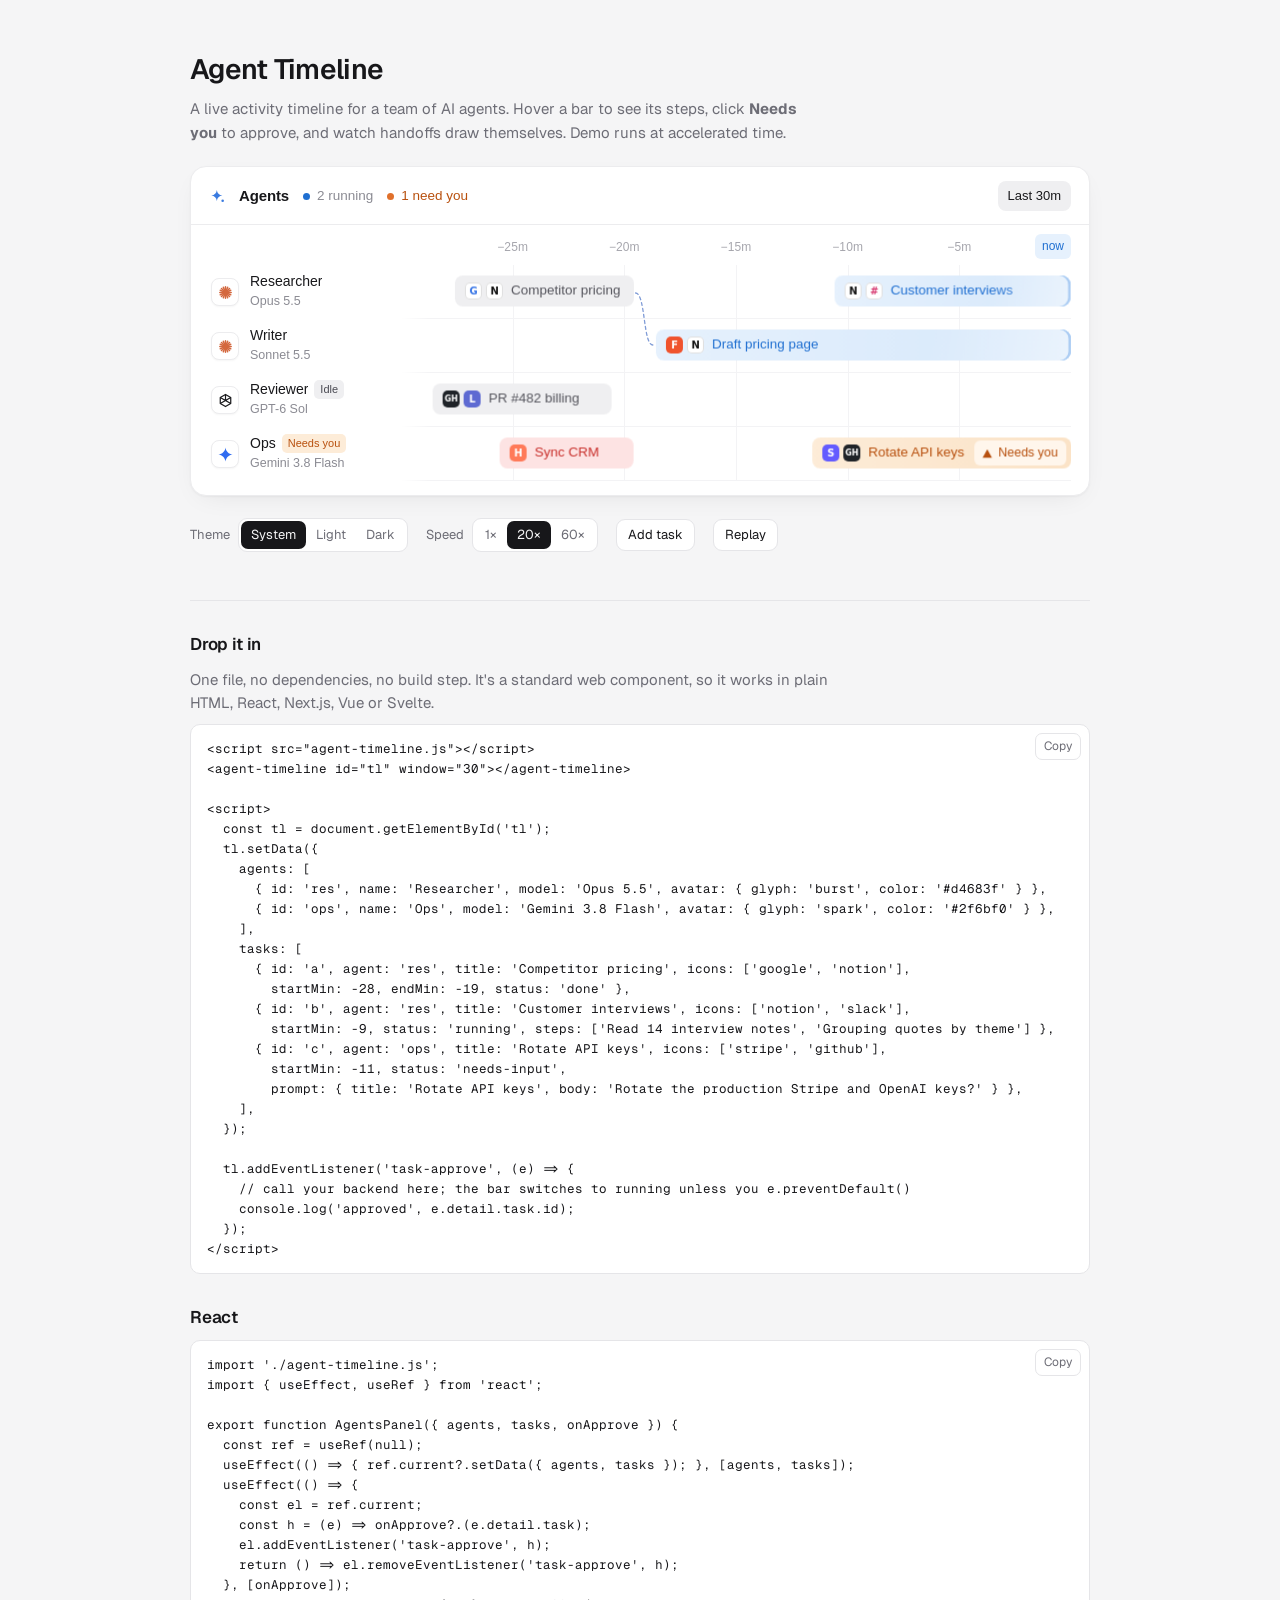
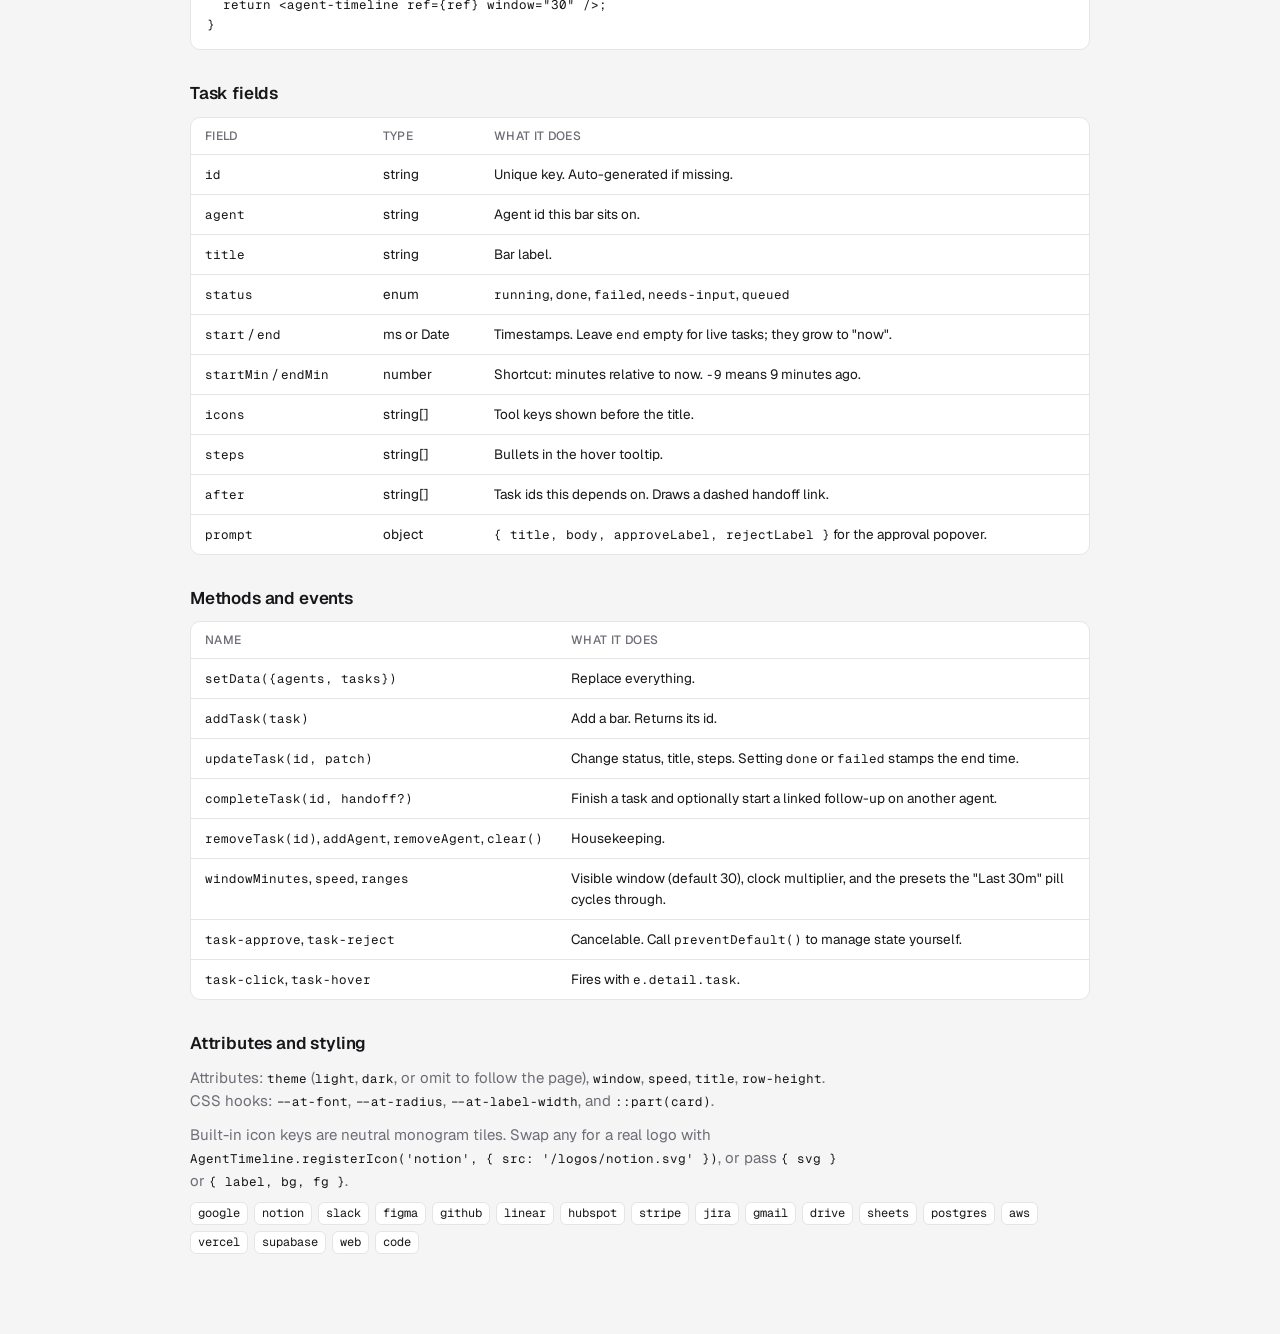
<file: assets/agent-timeline/index.html>
<!doctype html><html><head><meta charset="utf-8"><meta name=viewport content="width=device-width,initial-scale=1,viewport-fit=cover"><style>:root{color-scheme:light;box-sizing:border-box;padding-top:env(safe-area-inset-top,0px);padding-bottom:env(safe-area-inset-bottom,0px)}html{scroll-padding-top:env(safe-area-inset-top,0px)}body{margin:0;padding:0;font:14px -apple-system,BlinkMacSystemFont,sans-serif;background:#fff;color:#000}img{max-width:100%}[hidden]:not([hidden=until-found i]){display:none!important}</style>
<title>Agent Timeline</title>
<link rel="preconnect" href="https://fonts.googleapis.com">
<link rel="preconnect" href="https://fonts.gstatic.com" crossorigin>
<link rel="stylesheet" href="https://fonts.googleapis.com/css2?family=Geist:wght@400;500;600&family=Geist+Mono:wght@400;500&display=swap">
</head><body>
<style>
/* Layout: one centered column. Live component first, controls under it, docs below. */
:root{
  --bg:#f5f5f6; --surface:#ffffff; --fg:#17171a; --muted:#6d6d76; --line:#e5e5e8; --accent:#1f6fd1; --code-bg:#ffffff;
  --sans:"Geist", ui-sans-serif, -apple-system, BlinkMacSystemFont, "Segoe UI", sans-serif;
  --mono:"Geist Mono", ui-monospace, SFMono-Regular, Menlo, Consolas, monospace;
}
@media (prefers-color-scheme: dark){:root:not([data-theme="light"]){--bg:#141416;--surface:#1c1c1f;--fg:#f1f1f3;--muted:#9a9aa3;--line:#2b2b30;--accent:#7fb3f5;--code-bg:#1a1a1d;color-scheme:dark}}
:root[data-theme="dark"]{--bg:#141416;--surface:#1c1c1f;--fg:#f1f1f3;--muted:#9a9aa3;--line:#2b2b30;--accent:#7fb3f5;--code-bg:#1a1a1d;color-scheme:dark}
body{background:var(--bg);color:var(--fg);font-family:var(--sans);font-size:15px;line-height:1.55;transition:background-color .45s,color .45s}
main{max-width:900px;margin:0 auto;padding-block:48px 80px;padding-left:max(16px, env(safe-area-inset-left, 0px));padding-right:max(16px, env(safe-area-inset-right, 0px));display:flex;flex-direction:column;gap:22px}
.intro{display:flex;flex-direction:column;gap:6px;max-width:62ch}
h1{margin:0;font-size:28px;font-weight:600;letter-spacing:-.025em;text-wrap:balance}
.intro p{margin:0;color:var(--muted)}
.controls{display:flex;flex-wrap:wrap;gap:10px 18px;align-items:center;font-size:13px;color:var(--muted)}
.seg{display:inline-flex;background:var(--surface);border:1px solid var(--line);border-radius:9px;padding:2px}
.seg button,.act{font:inherit;font-size:13px;border:0;background:transparent;color:var(--muted);padding:4px 10px;border-radius:7px;cursor:pointer}
.seg button[aria-pressed="true"]{background:var(--fg);color:var(--bg)}
.act{background:var(--surface);border:1px solid var(--line);color:var(--fg);padding:5px 11px;border-radius:9px}
.act:hover{border-color:var(--muted)}
button:focus-visible{outline:2px solid var(--accent);outline-offset:2px}
.grp{display:flex;align-items:center;gap:8px}
.log{font-family:var(--mono);font-size:12px;color:var(--muted);min-height:1.5em}
.docs{display:flex;flex-direction:column;gap:30px;margin-top:26px;border-top:1px solid var(--line);padding-top:30px}
section{display:flex;flex-direction:column;gap:10px;min-width:0}
h2{margin:0;font-size:17px;font-weight:600;letter-spacing:-.01em}
section > p{margin:0;max-width:66ch;color:var(--muted)}
.code{position:relative;background:var(--code-bg);border:1px solid var(--line);border-radius:10px;min-width:0}
.code pre{margin:0;padding:14px 16px;overflow-x:auto;font-family:var(--mono);font-size:12.5px;line-height:1.6;tab-size:2}
.copy{position:absolute;top:8px;right:8px;font:inherit;font-size:12px;border:1px solid var(--line);background:var(--surface);color:var(--muted);border-radius:7px;padding:3px 8px;cursor:pointer}
.tbl{overflow-x:auto;border:1px solid var(--line);border-radius:10px;background:var(--surface)}
table{border-collapse:collapse;width:100%;font-size:13.5px;min-width:560px}
th,td{text-align:left;padding:9px 14px;border-bottom:1px solid var(--line);vertical-align:top}
th{font-weight:500;color:var(--muted);font-size:12px;letter-spacing:.03em;text-transform:uppercase}
tr:last-child td{border-bottom:0}
td code,p code{font-family:var(--mono);font-size:12.5px;color:var(--fg)}
td:first-child{white-space:nowrap}
.pills{display:flex;flex-wrap:wrap;gap:6px}
.pill{font-family:var(--mono);font-size:12px;border:1px solid var(--line);border-radius:6px;padding:1px 7px;background:var(--surface)}
</style>

<main>
  <div class="intro">
    <h1>Agent Timeline</h1>
    <p>A live activity timeline for a team of AI agents. Hover a bar to see its steps, click <b>Needs you</b> to approve, and watch handoffs draw themselves. Demo runs at accelerated time.</p>
  </div>

  <agent-timeline id="tl"></agent-timeline>

  <div class="controls">
    <div class="grp">Theme
      <div class="seg" id="theme"><button type="button" data-v="auto" aria-pressed="true">System</button><button type="button" data-v="light" aria-pressed="false">Light</button><button type="button" data-v="dark" aria-pressed="false">Dark</button></div>
    </div>
    <div class="grp">Speed
      <div class="seg" id="speed"><button type="button" data-v="1" aria-pressed="false">1×</button><button type="button" data-v="20" aria-pressed="true">20×</button><button type="button" data-v="60" aria-pressed="false">60×</button></div>
    </div>
    <button class="act" type="button" id="add">Add task</button>
    <button class="act" type="button" id="replay">Replay</button>
    <span class="log" id="log" aria-live="polite"></span>
  </div>

  <div class="docs">
    <section>
      <h2>Drop it in</h2>
      <p>One file, no dependencies, no build step. It's a standard web component, so it works in plain HTML, React, Next.js, Vue or Svelte.</p>
      <div class="code"><button class="copy" type="button">Copy</button><pre>&lt;script src="agent-timeline.js"&gt;&lt;/script&gt;
&lt;agent-timeline id="tl" window="30"&gt;&lt;/agent-timeline&gt;

&lt;script&gt;
  const tl = document.getElementById('tl');
  tl.setData({
    agents: [
      { id: 'res', name: 'Researcher', model: 'Opus 5.5', avatar: { glyph: 'burst', color: '#d4683f' } },
      { id: 'ops', name: 'Ops', model: 'Gemini 3.8 Flash', avatar: { glyph: 'spark', color: '#2f6bf0' } },
    ],
    tasks: [
      { id: 'a', agent: 'res', title: 'Competitor pricing', icons: ['google', 'notion'],
        startMin: -28, endMin: -19, status: 'done' },
      { id: 'b', agent: 'res', title: 'Customer interviews', icons: ['notion', 'slack'],
        startMin: -9, status: 'running', steps: ['Read 14 interview notes', 'Grouping quotes by theme'] },
      { id: 'c', agent: 'ops', title: 'Rotate API keys', icons: ['stripe', 'github'],
        startMin: -11, status: 'needs-input',
        prompt: { title: 'Rotate API keys', body: 'Rotate the production Stripe and OpenAI keys?' } },
    ],
  });

  tl.addEventListener('task-approve', (e) =&gt; {
    // call your backend here; the bar switches to running unless you e.preventDefault()
    console.log('approved', e.detail.task.id);
  });
&lt;/script&gt;</pre></div>
    </section>

    <section>
      <h2>React</h2>
      <div class="code"><button class="copy" type="button">Copy</button><pre>import './agent-timeline.js';
import { useEffect, useRef } from 'react';

export function AgentsPanel({ agents, tasks, onApprove }) {
  const ref = useRef(null);
  useEffect(() =&gt; { ref.current?.setData({ agents, tasks }); }, [agents, tasks]);
  useEffect(() =&gt; {
    const el = ref.current;
    const h = (e) =&gt; onApprove?.(e.detail.task);
    el.addEventListener('task-approve', h);
    return () =&gt; el.removeEventListener('task-approve', h);
  }, [onApprove]);
  return &lt;agent-timeline ref={ref} window="30" /&gt;;
}</pre></div>
    </section>

    <section>
      <h2>Task fields</h2>
      <div class="tbl"><table>
        <thead><tr><th>Field</th><th>Type</th><th>What it does</th></tr></thead>
        <tbody>
          <tr><td><code>id</code></td><td>string</td><td>Unique key. Auto-generated if missing.</td></tr>
          <tr><td><code>agent</code></td><td>string</td><td>Agent id this bar sits on.</td></tr>
          <tr><td><code>title</code></td><td>string</td><td>Bar label.</td></tr>
          <tr><td><code>status</code></td><td>enum</td><td><code>running</code>, <code>done</code>, <code>failed</code>, <code>needs-input</code>, <code>queued</code></td></tr>
          <tr><td><code>start</code> / <code>end</code></td><td>ms or Date</td><td>Timestamps. Leave <code>end</code> empty for live tasks; they grow to "now".</td></tr>
          <tr><td><code>startMin</code> / <code>endMin</code></td><td>number</td><td>Shortcut: minutes relative to now. <code>-9</code> means 9 minutes ago.</td></tr>
          <tr><td><code>icons</code></td><td>string[]</td><td>Tool keys shown before the title.</td></tr>
          <tr><td><code>steps</code></td><td>string[]</td><td>Bullets in the hover tooltip.</td></tr>
          <tr><td><code>after</code></td><td>string[]</td><td>Task ids this depends on. Draws a dashed handoff link.</td></tr>
          <tr><td><code>prompt</code></td><td>object</td><td><code>{ title, body, approveLabel, rejectLabel }</code> for the approval popover.</td></tr>
        </tbody>
      </table></div>
    </section>

    <section>
      <h2>Methods and events</h2>
      <div class="tbl"><table>
        <thead><tr><th>Name</th><th>What it does</th></tr></thead>
        <tbody>
          <tr><td><code>setData({agents, tasks})</code></td><td>Replace everything.</td></tr>
          <tr><td><code>addTask(task)</code></td><td>Add a bar. Returns its id.</td></tr>
          <tr><td><code>updateTask(id, patch)</code></td><td>Change status, title, steps. Setting <code>done</code> or <code>failed</code> stamps the end time.</td></tr>
          <tr><td><code>completeTask(id, handoff?)</code></td><td>Finish a task and optionally start a linked follow-up on another agent.</td></tr>
          <tr><td><code>removeTask(id)</code>, <code>addAgent</code>, <code>removeAgent</code>, <code>clear()</code></td><td>Housekeeping.</td></tr>
          <tr><td><code>windowMinutes</code>, <code>speed</code>, <code>ranges</code></td><td>Visible window (default 30), clock multiplier, and the presets the "Last 30m" pill cycles through.</td></tr>
          <tr><td><code>task-approve</code>, <code>task-reject</code></td><td>Cancelable. Call <code>preventDefault()</code> to manage state yourself.</td></tr>
          <tr><td><code>task-click</code>, <code>task-hover</code></td><td>Fires with <code>e.detail.task</code>.</td></tr>
        </tbody>
      </table></div>
    </section>

    <section>
      <h2>Attributes and styling</h2>
      <p>Attributes: <code>theme</code> (<code>light</code>, <code>dark</code>, or omit to follow the page), <code>window</code>, <code>speed</code>, <code>title</code>, <code>row-height</code>. CSS hooks: <code>--at-font</code>, <code>--at-radius</code>, <code>--at-label-width</code>, and <code>::part(card)</code>.</p>
      <p>Built-in icon keys are neutral monogram tiles. Swap any for a real logo with <code>AgentTimeline.registerIcon('notion', {&nbsp;src: '/logos/notion.svg'&nbsp;})</code>, or pass <code>{ svg }</code> or <code>{ label, bg, fg }</code>.</p>
      <div class="pills" id="iconkeys"></div>
    </section>
  </div>
</main>

<script src="./agent-timeline.js"></script>
<script>
(function(){
  const tl = document.getElementById('tl');
  const log = (m) => { document.getElementById('log').textContent = m; };

  const agents = [
    { id: 'res', name: 'Researcher', model: 'Opus 5.5',        avatar: { glyph: 'burst', color: '#d4683f' } },
    { id: 'wri', name: 'Writer',     model: 'Sonnet 5.5',      avatar: { glyph: 'burst', color: '#d4683f' } },
    { id: 'rev', name: 'Reviewer',   model: 'GPT-6 Sol',       avatar: { glyph: 'knot',  color: 'currentColor' } },
    { id: 'ops', name: 'Ops',        model: 'Gemini 3.8 Flash',avatar: { glyph: 'spark', color: '#2f6bf0' } },
  ];
  const seed = () => ({ agents, tasks: [
    { id: 'cp',  agent: 'res', title: 'Competitor pricing',  icons: ['google','notion'], startMin: -27, endMin: -19, status: 'done', steps: ['Pulled pricing for 9 competitors', 'Saved a comparison table to Notion'] },
    { id: 'ci',  agent: 'res', title: 'Customer interviews', icons: ['notion','slack'],  startMin: -10, status: 'running', steps: ['Read 14 interview notes', 'Grouping quotes by theme'] },
    { id: 'dp',  agent: 'wri', title: 'Draft pricing page',  icons: ['figma','notion'],  startMin: -18, status: 'running', after: ['cp'], steps: ['Outlined the page', 'Wrote plan copy and FAQ'] },
    { id: 'pr',  agent: 'rev', title: 'PR #482 billing',     icons: ['github','linear'], startMin: -28, endMin: -20, status: 'done', steps: ['Reviewed 12 files', 'Left 3 comments, approved'] },
    { id: 'crm', agent: 'ops', title: 'Sync CRM',            icons: ['hubspot'],         startMin: -25, endMin: -19, status: 'failed', steps: ['Rate limited by CRM API', 'Retried 3 times, then stopped'] },
    { id: 'key', agent: 'ops', title: 'Rotate API keys',     icons: ['stripe','github'], startMin: -11, status: 'needs-input', steps: ['Generated new keys', 'Waiting for approval'],
      prompt: { title: 'Rotate API keys', body: 'Rotate the production Stripe and OpenAI keys? Jobs reconnect in ~30 s.' } },
  ]});

  // Scripted story, in simulated minutes after start
  let t0, fired;
  const story = [
    { at: 1.5, run: () => { tl.completeTask('dp', { id: 'rp', agent: 'rev', title: 'Review pricing page', icons: ['figma','github'], steps: ['Checking copy against brand rules'] }); log('Writer handed off to Reviewer'); } },
    { at: 4,   run: () => { if (tl.getTask('key')?.status === 'needs-input') { tl.updateTask('key', { status: 'running', steps: ['Generated new keys', 'Swapping keys in production'] }); log('Auto-approved for the demo'); } } },
    { at: 6,   run: () => { tl.completeTask('ci', { id: 'cs', agent: 'wri', title: 'Write case study', icons: ['notion'], steps: ['Picked 3 strongest quotes'] }); log('Researcher handed off to Writer'); } },
    { at: 8.5, run: () => { const k = tl.getTask('key'); if (k && k.status === 'running') { tl.updateTask('key', { status: 'done' }); log('Keys rotated'); } } },
    { at: 10,  run: () => { tl.completeTask('rp'); log('Review finished'); } },
  ];
  function start(){
    tl.resetClock();
    tl.setData(seed());
    t0 = tl.now(); fired = new Set(); log('');
  }
  setInterval(() => {
    const m = (tl.now() - t0) / 60000;
    story.forEach((s, i) => { if (!fired.has(i) && m >= s.at) { fired.add(i); s.run(); } });
  }, 200);

  tl.speed = 20;
  start();

  tl.addEventListener('task-approve', (e) => log(`Approved: ${e.detail.task.title}`));
  tl.addEventListener('task-reject',  (e) => log(`Rejected: ${e.detail.task.title}`));

  const extras = [
    ['Summarize standup', ['slack']], ['Triage inbox', ['gmail']], ['Backfill metrics', ['postgres','sheets']],
    ['Update roadmap', ['linear','notion']], ['Deploy preview', ['vercel','github']], ['Scrape changelogs', ['web']],
  ];
  document.getElementById('add').addEventListener('click', () => {
    const d = tl.getData();
    const busy = new Set(d.tasks.filter(t => t.status === 'running' || t.status === 'needs-input').map(t => t.agent));
    const free = d.agents.filter(a => !busy.has(a.id));
    const pick = (free.length ? free : d.agents)[Math.floor(Math.random() * (free.length || d.agents.length))];
    const [title, icons] = extras[Math.floor(Math.random() * extras.length)];
    const needs = Math.random() < 0.3;
    tl.addTask({ agent: pick.id, title, icons, status: needs ? 'needs-input' : 'running', steps: ['Started just now'],
      prompt: needs ? { title, body: `${pick.name} wants to run "${title}". Continue?` } : undefined });
    log(`${pick.name} started "${title}"`);
  });
  document.getElementById('replay').addEventListener('click', start);

  function seg(id, fn){
    const el = document.getElementById(id);
    el.addEventListener('click', (e) => {
      const b = e.target.closest('button'); if (!b) return;
      el.querySelectorAll('button').forEach(x => x.setAttribute('aria-pressed', String(x === b)));
      fn(b.dataset.v);
    });
  }
  seg('theme', (v) => {
    if (v === 'auto') { tl.removeAttribute('theme'); document.documentElement.removeAttribute('data-theme'); }
    else { tl.setAttribute('theme', v); document.documentElement.setAttribute('data-theme', v); }
  });
  seg('speed', (v) => { tl.speed = +v; });

  document.getElementById('iconkeys').innerHTML = Object.keys(AgentTimeline.icons).map(k => `<span class="pill">${k}</span>`).join('');

  document.querySelectorAll('.copy').forEach(btn => btn.addEventListener('click', () => {
    const pre = btn.parentElement.querySelector('pre');
    const done = () => { btn.textContent = 'Copied'; setTimeout(() => btn.textContent = 'Copy', 1400); };
    try {
      navigator.clipboard.writeText(pre.textContent).then(done, () => sel(pre));
    } catch (e) { sel(pre); }
  }));
  function sel(el){ const r = document.createRange(); r.selectNodeContents(el); const s = getSelection(); s.removeAllRanges(); s.addRange(r); }
})();
</script>

</body></html>
</file>
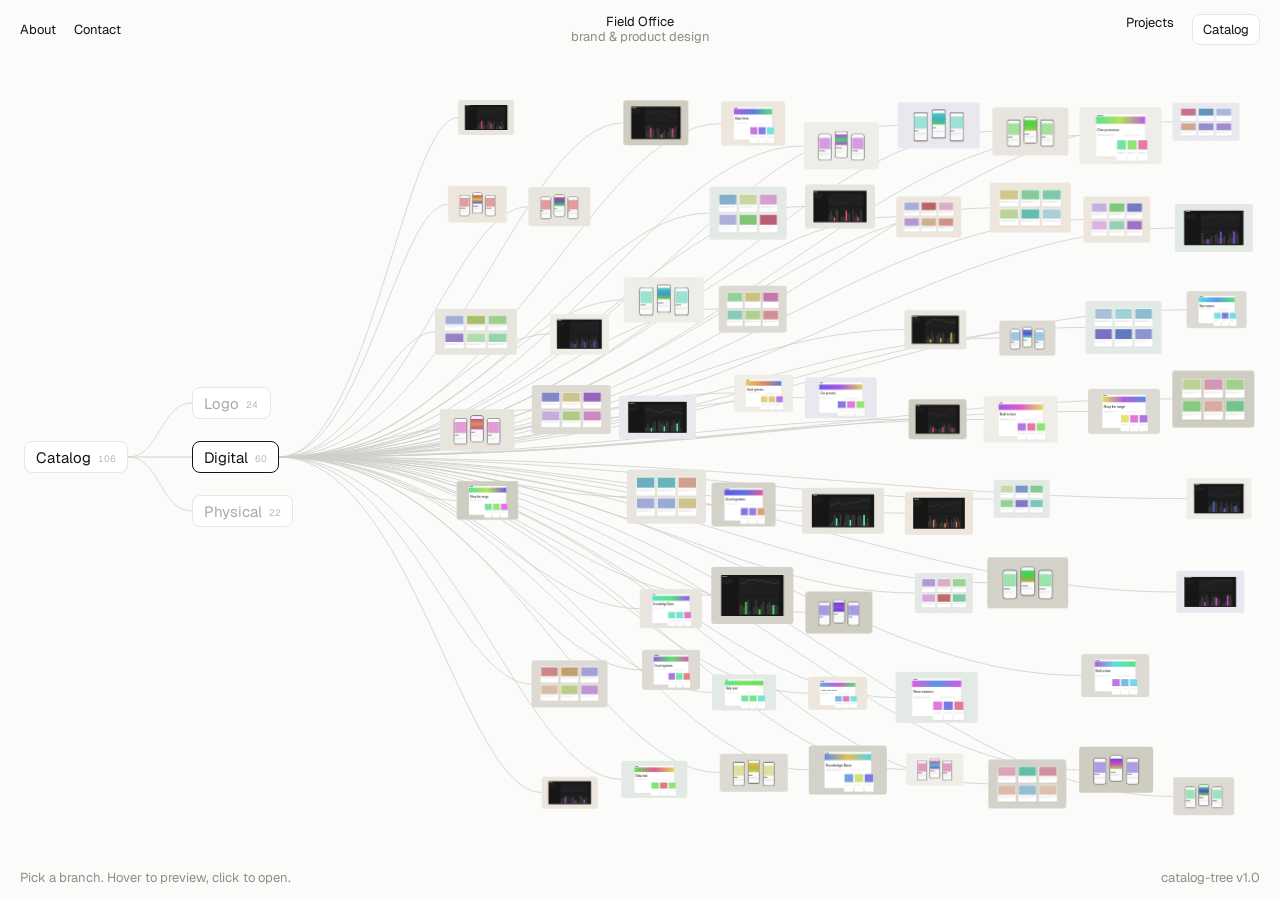
<file: assets/catalog-tree/index.html>
<!doctype html>
<html lang="en">
<meta charset="utf-8">
<meta name="viewport" content="width=device-width, initial-scale=1, viewport-fit=cover">
<title>Catalog Tree</title>
<meta name="claude:viewport-fit-sides" content="cover">
<link rel="preconnect" href="https://fonts.googleapis.com">
<link rel="stylesheet" href="https://fonts.googleapis.com/css2?family=Geist:wght@400;500&display=swap">
<link rel="stylesheet" href="catalog-tree.css">
<style>
  /* Layout: one screen. Thin chrome bar top and bottom, the tree fills the middle. */
  :root {
    --bg: #fbfbfa;
    --fg: #141414;
    --muted: #8d8d89;
    --rule: #e6e6e3;
    --pill: #ffffff;
    --font: "Geist", "Helvetica Neue", Helvetica, Arial, sans-serif;
  }
  @media (prefers-color-scheme: dark) {
    :root:not([data-theme="light"]) { --bg: #121211; --fg: #ededea; --muted: #7c7c78; --rule: #2a2a28; --pill: #1b1b1a; color-scheme: dark; }
  }
  :root[data-theme="dark"] { --bg: #121211; --fg: #ededea; --muted: #7c7c78; --rule: #2a2a28; --pill: #1b1b1a; color-scheme: dark; }

  html, body { height: 100%; }
  body {
    margin: 0;
    background: var(--bg);
    color: var(--fg);
    font-family: var(--font);
    font-size: 14px;
    display: grid;
    grid-template-rows: auto 1fr auto;
    overflow: hidden;
  }
  .bar {
    display: grid;
    grid-template-columns: 1fr auto 1fr;
    align-items: center;
    gap: 16px;
    padding-block: 14px;
    padding-left: max(20px, env(safe-area-inset-left, 0px));
    padding-right: max(20px, env(safe-area-inset-right, 0px));
    font-size: 13px;
  }
  .bar nav { display: flex; gap: 18px; }
  .bar .end { justify-self: end; }
  .bar a { color: inherit; text-decoration: none; }
  .bar a:hover { opacity: 0.6; }
  .studio { text-align: center; line-height: 1.15; }
  .pill { padding: 6px 10px; border: 1px solid var(--rule); border-radius: 8px; background: var(--pill); }
  .muted { color: var(--muted); }
  #tree { min-height: 0; }
  footer.bar { grid-template-columns: 1fr auto; }

  /* component tokens, mapped to the page theme */
  .ct-host {
    --ct-bg: var(--bg);
    --ct-text: var(--fg);
    --ct-pill-bg: var(--pill);
    --ct-pill-border: var(--rule);
    --ct-pill-border-active: var(--fg);
    --ct-line-hot: var(--fg);
    --ct-font: var(--font);
  }
  @media (prefers-color-scheme: dark) {
    :root:not([data-theme="light"]) .ct-host { --ct-muted: #5f5f5b; --ct-count: #55554f; --ct-line: #3b3b38; --ct-trunk: #2f2f2c; --ct-thumb-bg: #232321; --ct-stage-bg: #1e1e1c; --ct-overlay: rgba(18,18,17,.55); --ct-shadow: 0 14px 34px -12px rgba(0,0,0,.7); }
  }
  :root[data-theme="dark"] .ct-host { --ct-muted: #5f5f5b; --ct-count: #55554f; --ct-line: #3b3b38; --ct-trunk: #2f2f2c; --ct-thumb-bg: #232321; --ct-stage-bg: #1e1e1c; --ct-overlay: rgba(18,18,17,.55); --ct-shadow: 0 14px 34px -12px rgba(0,0,0,.7); }

  @media (max-width: 560px) {
    .bar nav.hide-sm { display: none; }
    .bar { grid-template-columns: 1fr auto; }
    .studio { text-align: left; }
  }
</style>

<header class="bar" id="chrome-top">
  <nav class="hide-sm"><a href="#">About</a><a href="#">Contact</a></nav>
  <div class="studio">Field Office<br><span class="muted">brand &amp; product design</span></div>
  <nav class="end"><a href="#">Projects</a><span class="pill">Catalog</span></nav>
</header>

<main id="tree" aria-label="Project catalog"></main>

<footer class="bar" id="chrome-bottom">
  <span class="muted">Pick a branch. Hover to preview, click to open.</span>
  <span class="end muted">catalog-tree v1.0</span>
</footer>

<script src="demo-data.js"></script>
<script src="catalog-tree.js"></script>
<script>
  CatalogTree.mount('#tree', {
    rootLabel: 'Catalog',
    categories: DEMO_CATALOG.categories,
    items: DEMO_CATALOG.items,
    initial: 'digital',
    blurTargets: [document.getElementById('chrome-bottom')]
  });
</script>
</file>
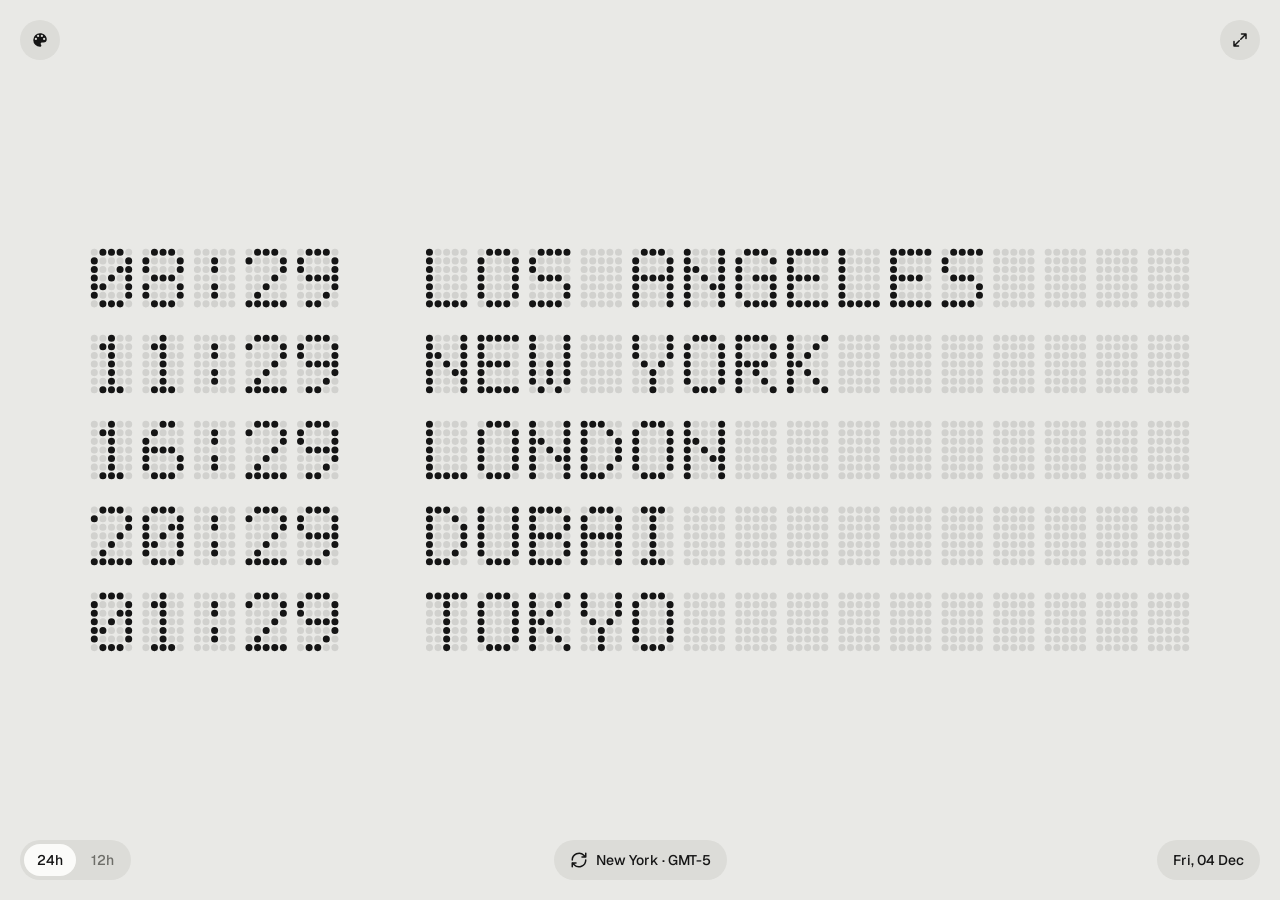
<file: assets/fids-board/index.html>
<!doctype html>
<html lang="en">
<head>
<meta charset="utf-8">
<meta name="viewport" content="width=device-width, initial-scale=1, viewport-fit=cover">
<title>FIDS World Clock</title>
<meta name="claude:viewport-fit-sides" content="cover">
<link rel="preconnect" href="https://fonts.googleapis.com">
<link rel="preconnect" href="https://fonts.gstatic.com" crossorigin>
<link rel="stylesheet" href="https://fonts.googleapis.com/css2?family=Geist:wght@400;500;600&display=swap">
<style>
  /* Layout: one full-screen stage, floating pill controls pinned to the four corners and bottom center. */
  :root {
    --bg: #161616;
    --fg: #f2f2ee;
    --muted: #8d8d88;
    --pill: #262625;
    --pill-hi: #3a3a38;
    --line: #ffffff14;
    --scrim: #161616cc;
    --font-ui: "Geist", ui-sans-serif, system-ui, -apple-system, "Segoe UI", sans-serif;
    color-scheme: dark;
  }
  @media (prefers-color-scheme: light) {
    :root:not([data-theme="dark"]) {
      --bg: #e9e9e6; --fg: #151515; --muted: #6e6e69; --pill: #dcdcd8; --pill-hi: #fbfbf9;
      --line: #0000001a; --scrim: #e9e9e6d9; color-scheme: light;
    }
  }
  :root[data-theme="light"] {
    --bg: #e9e9e6; --fg: #151515; --muted: #6e6e69; --pill: #dcdcd8; --pill-hi: #fbfbf9;
    --line: #0000001a; --scrim: #e9e9e6d9; color-scheme: light;
  }

  * { box-sizing: border-box; }
  [hidden] { display: none !important; }
  html, body { height: 100%; }
  body {
    margin: 0;
    background: var(--bg);
    color: var(--fg);
    font: 500 14px/1.3 var(--font-ui);
    overflow: hidden;
    transition: background-color .3s ease;
  }
  button, input { font: inherit; color: inherit; }
  button { cursor: pointer; }
  :focus-visible { outline: 2px solid var(--fg); outline-offset: 2px; }

  .app {
    position: relative;
    height: 100%;
    display: grid;
    grid-template-rows: auto 1fr auto;
    padding-block: 20px;
    padding-left: max(20px, env(safe-area-inset-left, 0px));
    padding-right: max(20px, env(safe-area-inset-right, 0px));
  }

  .bar { display: flex; align-items: center; gap: 10px; position: relative; z-index: 3; }
  .bar .spacer { flex: 1; }
  .bottom { display: grid; grid-template-columns: 1fr auto 1fr; align-items: end; }
  .bottom > :first-child { justify-self: start; }
  .bottom > :last-child { justify-self: end; }

  .pill {
    height: 40px; padding: 0 16px; border: 0; border-radius: 999px;
    background: var(--pill); display: inline-flex; align-items: center; gap: 8px;
    white-space: nowrap;
  }
  .pill.icon { width: 40px; padding: 0; justify-content: center; }
  .pill:hover { background: var(--pill-hi); }
  .pill svg { width: 18px; height: 18px; flex: none; }

  .seg { display: inline-flex; padding: 4px; gap: 2px; border-radius: 999px; background: var(--pill); }
  .seg button { height: 32px; padding: 0 13px; border: 0; border-radius: 999px; background: transparent; color: var(--muted); }
  .seg button[aria-pressed="true"] { background: var(--pill-hi); color: var(--fg); }

  .stage { display: grid; place-items: center; min-height: 0; padding-block: 12px; }
  fids-board { width: min(100%, 1100px); max-height: 100%; }

  /* Settings panel */
  .panel {
    position: absolute; z-index: 4; top: 72px; left: max(20px, env(safe-area-inset-left, 0px));
    width: min(300px, calc(100% - 40px));
    display: grid; gap: 18px; padding: 16px;
    background: var(--scrim); backdrop-filter: blur(14px); -webkit-backdrop-filter: blur(14px);
    border: 1px solid var(--line); border-radius: 22px;
  }
  .panel h2 { margin: 0 0 8px; font-size: 11px; font-weight: 600; letter-spacing: .08em; text-transform: uppercase; color: var(--muted); }
  .swatches { display: flex; gap: 8px; }
  .swatch {
    width: 30px; height: 30px; border-radius: 50%; border: 0; padding: 0;
    background: var(--c); box-shadow: inset 0 0 0 1px var(--line);
  }
  .swatch[aria-pressed="true"] { box-shadow: 0 0 0 2px var(--bg), 0 0 0 4px var(--fg); }
  .row { display: flex; align-items: center; gap: 10px; flex-wrap: wrap; }
  .vol { flex: 1; min-width: 120px; accent-color: var(--fg); }
  .count { min-width: 2ch; text-align: center; font-variant-numeric: tabular-nums; }
  .hint { margin: 0; color: var(--muted); font-size: 12px; font-weight: 400; line-height: 1.45; }

  /* Location pill + search */
  .loc { position: relative; justify-self: center; }
  .search {
    height: 40px; width: min(380px, 70vw); padding: 0 16px 0 40px; border: 0; border-radius: 999px;
    background: var(--pill) url("data:image/svg+xml,%3Csvg xmlns='http://www.w3.org/2000/svg' viewBox='0 0 24 24' fill='none' stroke='%238d8d88' stroke-width='2' stroke-linecap='round'%3E%3Ccircle cx='11' cy='11' r='7'/%3E%3Cpath d='m20 20-3.5-3.5'/%3E%3C/svg%3E") no-repeat 14px center / 16px;
  }
  .search::placeholder { color: var(--muted); }
  .results {
    position: absolute; bottom: calc(100% + 8px); left: 50%; transform: translateX(-50%);
    width: max-content; max-width: min(380px, 86vw);
    list-style: none; margin: 0; padding: 0; display: grid; gap: 6px; justify-items: start;
  }
  .results li {
    padding: 9px 14px; border-radius: 999px; background: var(--scrim);
    backdrop-filter: blur(12px); -webkit-backdrop-filter: blur(12px); border: 1px solid var(--line);
    cursor: pointer; white-space: nowrap; overflow: hidden; text-overflow: ellipsis; max-width: 100%;
  }
  .results li span { color: var(--muted); font-weight: 400; }
  .results li[aria-selected="true"], .results li:hover { background: var(--pill-hi); }

  @media (max-width: 560px) {
    .app { padding-block: 14px; }
    .bottom { grid-template-columns: auto 1fr; gap: 10px; }
    .bottom .date { display: none; }
    .loc { justify-self: end; }
    .search { width: min(260px, 60vw); }
  }
  @media (prefers-reduced-motion: reduce) { body { transition: none; } }
</style>
</head>
<body>
<div class="app">
  <header class="bar">
    <button class="pill icon" id="settingsBtn" aria-label="Display settings" aria-expanded="false" aria-controls="panel">
      <svg viewBox="0 0 24 24" fill="currentColor"><path d="M12 3a9 9 0 0 0 0 18c1.1 0 1.8-.8 1.8-1.7 0-.5-.2-.9-.5-1.2-.3-.3-.4-.7-.4-1.1 0-.9.8-1.7 1.7-1.7h2A4.4 4.4 0 0 0 21 11c0-4.4-4-8-9-8Zm-5.5 9a1.5 1.5 0 1 1 0-3 1.5 1.5 0 0 1 0 3Zm3-4a1.5 1.5 0 1 1 0-3 1.5 1.5 0 0 1 0 3Zm5 0a1.5 1.5 0 1 1 0-3 1.5 1.5 0 0 1 0 3Zm3 4a1.5 1.5 0 1 1 0-3 1.5 1.5 0 0 1 0 3Z"/></svg>
    </button>
    <span class="spacer"></span>
    <button class="pill icon" id="fsBtn" aria-label="Full screen">
      <svg viewBox="0 0 24 24" fill="none" stroke="currentColor" stroke-width="2" stroke-linecap="round" stroke-linejoin="round"><path d="M14 4h6v6M10 20H4v-6M20 4l-7 7M4 20l7-7"/></svg>
    </button>
  </header>

  <aside class="panel" id="panel" hidden>
    <section>
      <h2>Display</h2>
      <div class="seg" id="shapeSeg">
        <button data-v="round">Dots</button><button data-v="square">Pixels</button>
      </div>
    </section>
    <section>
      <h2>Color</h2>
      <div class="swatches" id="swatches"></div>
    </section>
    <section>
      <h2>Theme</h2>
      <div class="seg" id="themeSeg">
        <button data-v="auto">Auto</button><button data-v="dark">Dark</button><button data-v="light">Light</button>
      </div>
    </section>
    <section>
      <h2>Sound</h2>
      <div class="row">
        <div class="seg" id="soundSeg">
          <button data-v="off">Off</button><button data-v="soft">Soft</button><button data-v="clack">Clack</button>
        </div>
        <input class="vol" id="vol" type="range" min="0" max="100" step="1" aria-label="Volume">
      </div>
    </section>
    <section>
      <h2>Rows</h2>
      <div class="row">
        <div class="seg">
          <button id="rowMinus" aria-label="Remove last row">&minus;</button>
          <span class="count" id="rowCount" style="align-self:center"></span>
          <button id="rowPlus" aria-label="Add a row">+</button>
        </div>
      </div>
    </section>
    <p class="hint">Tap a row on the board to select it, then search below to swap its city.</p>
  </aside>

  <main class="stage">
    <fids-board id="board" interactive></fids-board>
  </main>

  <footer class="bar bottom">
    <div class="seg" id="fmtSeg">
      <button data-v="24">24h</button><button data-v="12">12h</button>
    </div>
    <div class="loc">
      <ul class="results" id="results" role="listbox" hidden></ul>
      <button class="pill" id="locPill" aria-label="Change city for selected row">
        <svg viewBox="0 0 24 24" fill="none" stroke="currentColor" stroke-width="2" stroke-linecap="round" stroke-linejoin="round"><path d="M3 12a9 9 0 0 1 15.5-6.2L21 8M21 3v5h-5M21 12a9 9 0 0 1-15.5 6.2L3 16M3 21v-5h5"/></svg>
        <span id="locLabel"></span>
      </button>
      <input class="search" id="search" type="text" placeholder="Type a city name" autocomplete="off" spellcheck="false" hidden
             role="combobox" aria-controls="results" aria-expanded="false">
    </div>
    <div class="pill date" id="datePill"></div>
  </footer>
</div>

<script type="module">
  import { createFlapSound } from './fids-board.js';
  import { WorldClock, CITIES, findCity, searchCities, offsetLabel, dateLabel } from './world-clock.js';

  const $ = (id) => document.getElementById(id);
  const board = $('board');

  // ---- persisted settings (per browser, optional) -------------------------
  const DEFAULTS = {
    cities: ['Los Angeles', 'New York', 'London', 'Dubai', 'Tokyo'],
    shape: 'round', color: 0, theme: 'auto', sound: 'clack', volume: 60, fmt: '24', selected: 1,
  };
  let state = { ...DEFAULTS };
  try { Object.assign(state, JSON.parse(localStorage.getItem('fids-clock') || '{}')); } catch {}
  const save = () => { try { localStorage.setItem('fids-clock', JSON.stringify(state)); } catch {} };

  // Lit-dot colors, one value per theme so each stays legible.
  const PALETTE = [
    { name: 'Paper',  dark: '#f2f2ee', light: '#151515' },
    { name: 'Amber',  dark: '#ffb340', light: '#b86a00' },
    { name: 'Lime',   dark: '#c9f28a', light: '#3f7a12' },
    { name: 'Butter', dark: '#f6ea7a', light: '#8a7a00' },
    { name: 'Sky',    dark: '#a9cdf5', light: '#2556a8' },
  ];

  // ---- clock ---------------------------------------------------------------
  const clock = new WorldClock(board, {
    cities: state.cities.map((n) => findCity(n)).filter(Boolean),
    hour12: state.fmt === '12',
  });
  if (!clock.cities.length) clock.cities = DEFAULTS.cities.map(findCity);
  let selected = Math.min(state.selected, clock.cities.length - 1);

  const sound = createFlapSound({ volume: state.volume / 100, style: state.sound === 'soft' ? 'soft' : 'clack', enabled: state.sound !== 'off' });
  board.addEventListener('flip', (e) => sound.play(e.detail.count));
  window.addEventListener('pointerdown', () => sound.unlock(), { once: false });
  window.addEventListener('keydown', () => sound.unlock());

  // ---- theme + color --------------------------------------------------------
  const darkMQ = matchMedia('(prefers-color-scheme: dark)');
  const isDark = () => state.theme === 'dark' || (state.theme === 'auto' && darkMQ.matches);
  function applyTheme() {
    const root = document.documentElement;
    if (state.theme === 'auto') delete root.dataset.theme; else root.dataset.theme = state.theme;
    const mode = isDark() ? 'dark' : 'light';
    board.setAttribute('color', PALETTE[state.color]?.[mode] || PALETTE[0][mode]);
    board.setAttribute('dim', mode === 'dark' ? '0.13' : '0.11');
    renderSwatches();
  }
  darkMQ.addEventListener?.('change', applyTheme);

  function renderSwatches() {
    const mode = isDark() ? 'dark' : 'light';
    $('swatches').innerHTML = PALETTE.map((p, i) =>
      `<button class="swatch" style="--c:${p[mode]}" data-i="${i}" aria-label="${p.name}" aria-pressed="${i === state.color}"></button>`
    ).join('');
  }
  $('swatches').addEventListener('click', (e) => {
    const b = e.target.closest('.swatch'); if (!b) return;
    state.color = +b.dataset.i; save(); applyTheme();
  });

  // ---- segmented controls ---------------------------------------------------
  function bindSeg(id, key, onChange) {
    const el = $(id);
    const paint = () => el.querySelectorAll('button[data-v]').forEach((b) => b.setAttribute('aria-pressed', String(b.dataset.v === state[key])));
    el.addEventListener('click', (e) => {
      const b = e.target.closest('button[data-v]'); if (!b || b.dataset.v === state[key]) return;
      state[key] = b.dataset.v; save(); paint(); onChange(state[key]);
    });
    paint();
  }
  bindSeg('shapeSeg', 'shape', (v) => board.setAttribute('shape', v));
  bindSeg('themeSeg', 'theme', applyTheme);
  bindSeg('soundSeg', 'sound', (v) => { sound.enabled = v !== 'off'; sound.style = v === 'soft' ? 'soft' : 'clack'; sound.unlock(); board.scramble([selected]); });
  bindSeg('fmtSeg', 'fmt', (v) => clock.setHour12(v === '12'));

  $('vol').value = state.volume;
  $('vol').addEventListener('input', (e) => { state.volume = +e.target.value; sound.volume = state.volume / 100; save(); });
  $('vol').addEventListener('change', () => board.scramble([selected]));

  // ---- rows -------------------------------------------------------------------
  const SPARE = ['Paris', 'Sydney', 'Singapore', 'Sao Paulo', 'Chicago', 'Mumbai', 'Berlin'];
  function persistCities() { state.cities = clock.cities.map((c) => c.name); save(); $('rowCount').textContent = clock.cities.length; }
  $('rowPlus').addEventListener('click', () => {
    if (clock.cities.length >= 10) return;
    const used = new Set(clock.cities.map((c) => c.name));
    const next = SPARE.map(findCity).find((c) => !used.has(c.name)) || CITIES[0];
    clock.addCity(next); board.scramble([clock.cities.length - 1]); persistCities();
  });
  $('rowMinus').addEventListener('click', () => {
    if (clock.cities.length <= 1) return;
    clock.removeCity(clock.cities.length - 1);
    selected = Math.min(selected, clock.cities.length - 1); updateLabels(); persistCities();
  });

  // ---- selection + labels --------------------------------------------------------
  function updateLabels() {
    const c = clock.cities[selected];
    $('locLabel').textContent = `${c.name} · ${offsetLabel(c.tz)}`;
    $('datePill').textContent = dateLabel(c.tz);
  }
  board.addEventListener('rowclick', (e) => {
    selected = e.detail.row; state.selected = selected; save();
    board.scramble([selected]); updateLabels();
  });
  setInterval(updateLabels, 30_000);

  // ---- search -------------------------------------------------------------------
  const pill = $('locPill'), input = $('search'), list = $('results');
  let hits = [], active = 0;
  function openSearch() { pill.hidden = true; input.hidden = false; input.value = ''; input.focus(); renderHits(); }
  function closeSearch() { input.hidden = true; list.hidden = true; pill.hidden = false; input.setAttribute('aria-expanded', 'false'); }
  function renderHits() {
    hits = searchCities(input.value, 8); active = 0;
    list.hidden = !hits.length; input.setAttribute('aria-expanded', String(!!hits.length));
    list.innerHTML = hits.map((c, i) =>
      `<li role="option" data-i="${i}" aria-selected="${i === active}">${c.name} <span>· ${c.country} · ${offsetLabel(c.tz)}</span></li>`
    ).join('');
  }
  function paintActive() { list.querySelectorAll('li').forEach((li, i) => li.setAttribute('aria-selected', String(i === active))); }
  function choose(c) {
    if (!c) return;
    clock.setCity(selected, c); persistCities(); updateLabels(); closeSearch();
  }
  pill.addEventListener('click', openSearch);
  input.addEventListener('input', renderHits);
  input.addEventListener('keydown', (e) => {
    if (e.key === 'ArrowDown') { active = Math.min(active + 1, hits.length - 1); paintActive(); e.preventDefault(); }
    else if (e.key === 'ArrowUp') { active = Math.max(active - 1, 0); paintActive(); e.preventDefault(); }
    else if (e.key === 'Enter') { choose(hits[active]); }
    else if (e.key === 'Escape') { closeSearch(); pill.focus(); }
  });
  input.addEventListener('blur', () => setTimeout(closeSearch, 120));
  list.addEventListener('mousedown', (e) => e.preventDefault());
  list.addEventListener('click', (e) => { const li = e.target.closest('li'); if (li) choose(hits[+li.dataset.i]); });

  // ---- panel + fullscreen -------------------------------------------------------
  const panel = $('panel'), sBtn = $('settingsBtn');
  sBtn.addEventListener('click', () => { panel.hidden = !panel.hidden; sBtn.setAttribute('aria-expanded', String(!panel.hidden)); });
  document.addEventListener('keydown', (e) => { if (e.key === 'Escape' && !panel.hidden) { panel.hidden = true; sBtn.setAttribute('aria-expanded', 'false'); } });
  $('fsBtn').addEventListener('click', () => {
    if (document.fullscreenElement) document.exitFullscreen?.().catch(() => {});
    else document.documentElement.requestFullscreen?.().catch(() => {});
  });

  // ---- boot -----------------------------------------------------------------------
  board.setAttribute('shape', state.shape);
  applyTheme();
  updateLabels();
  persistCities();
  clock.start();
</script>
</body>
</html>
</file>
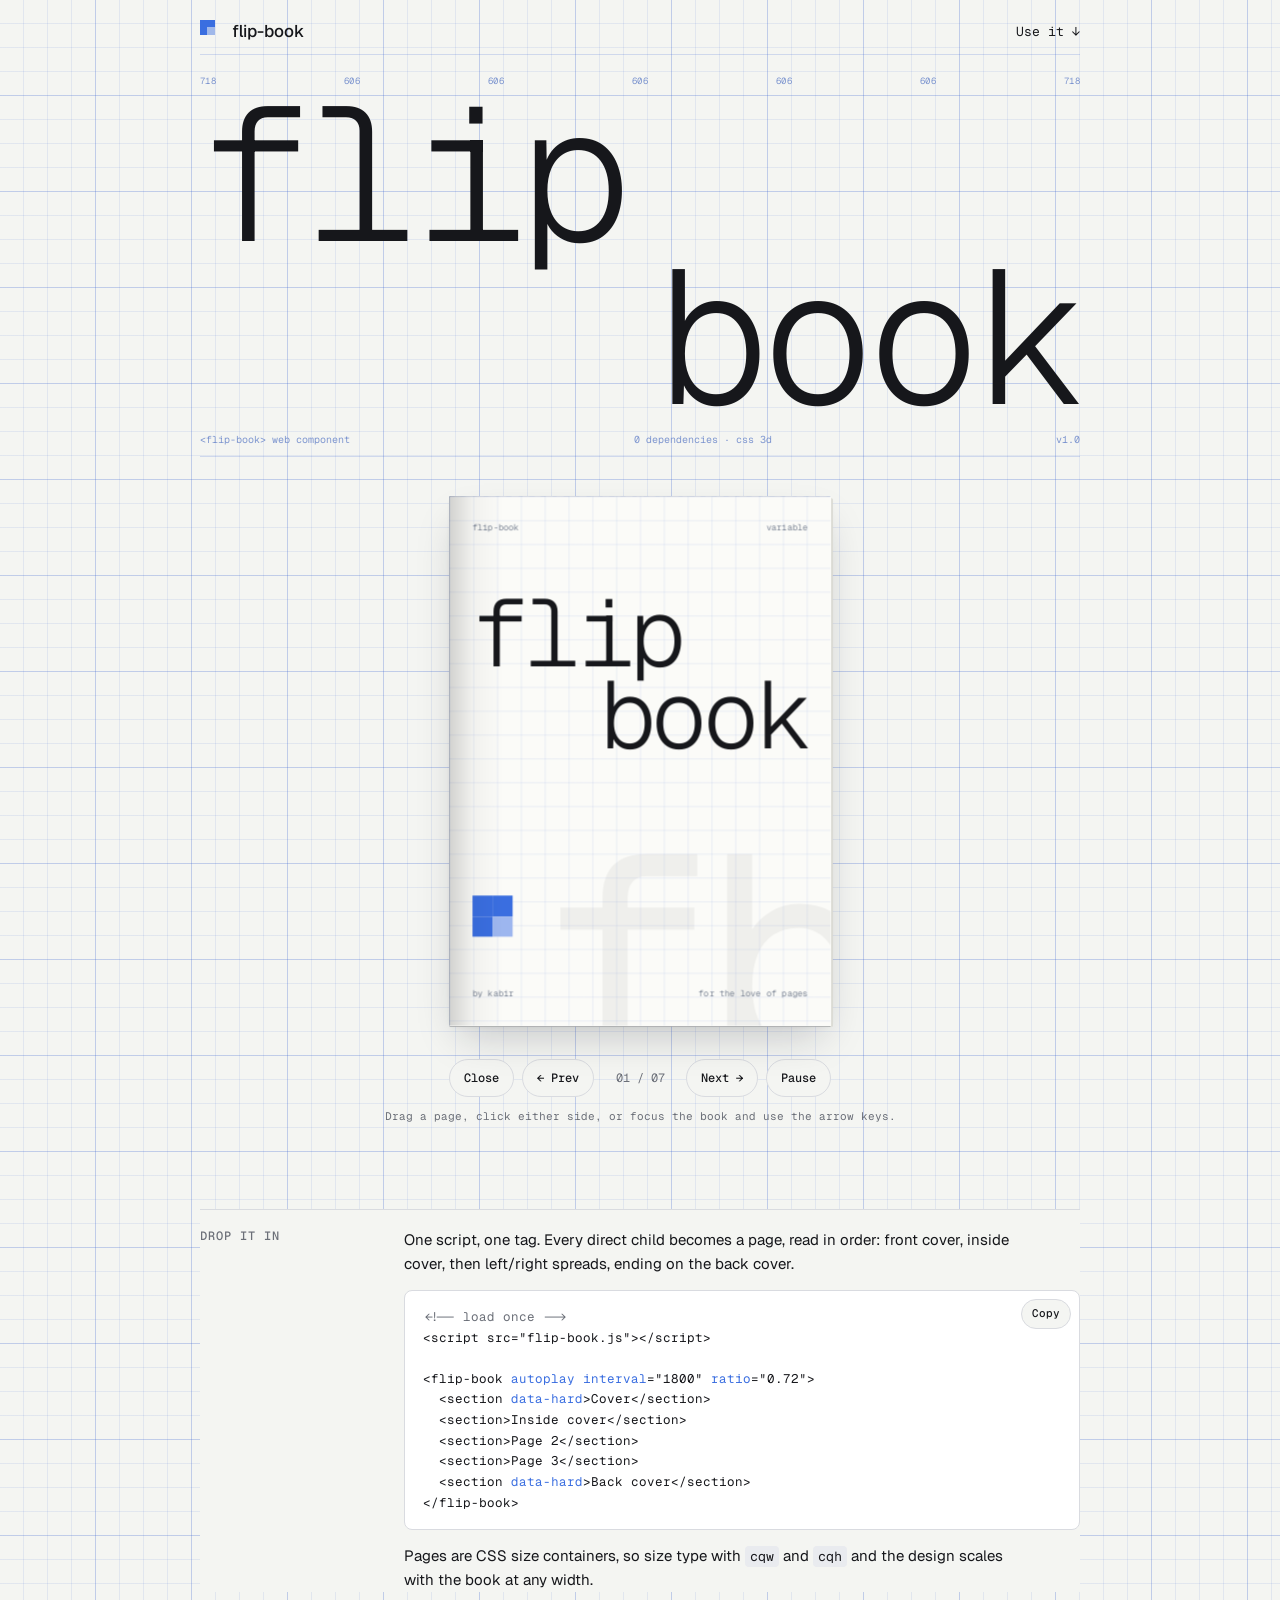
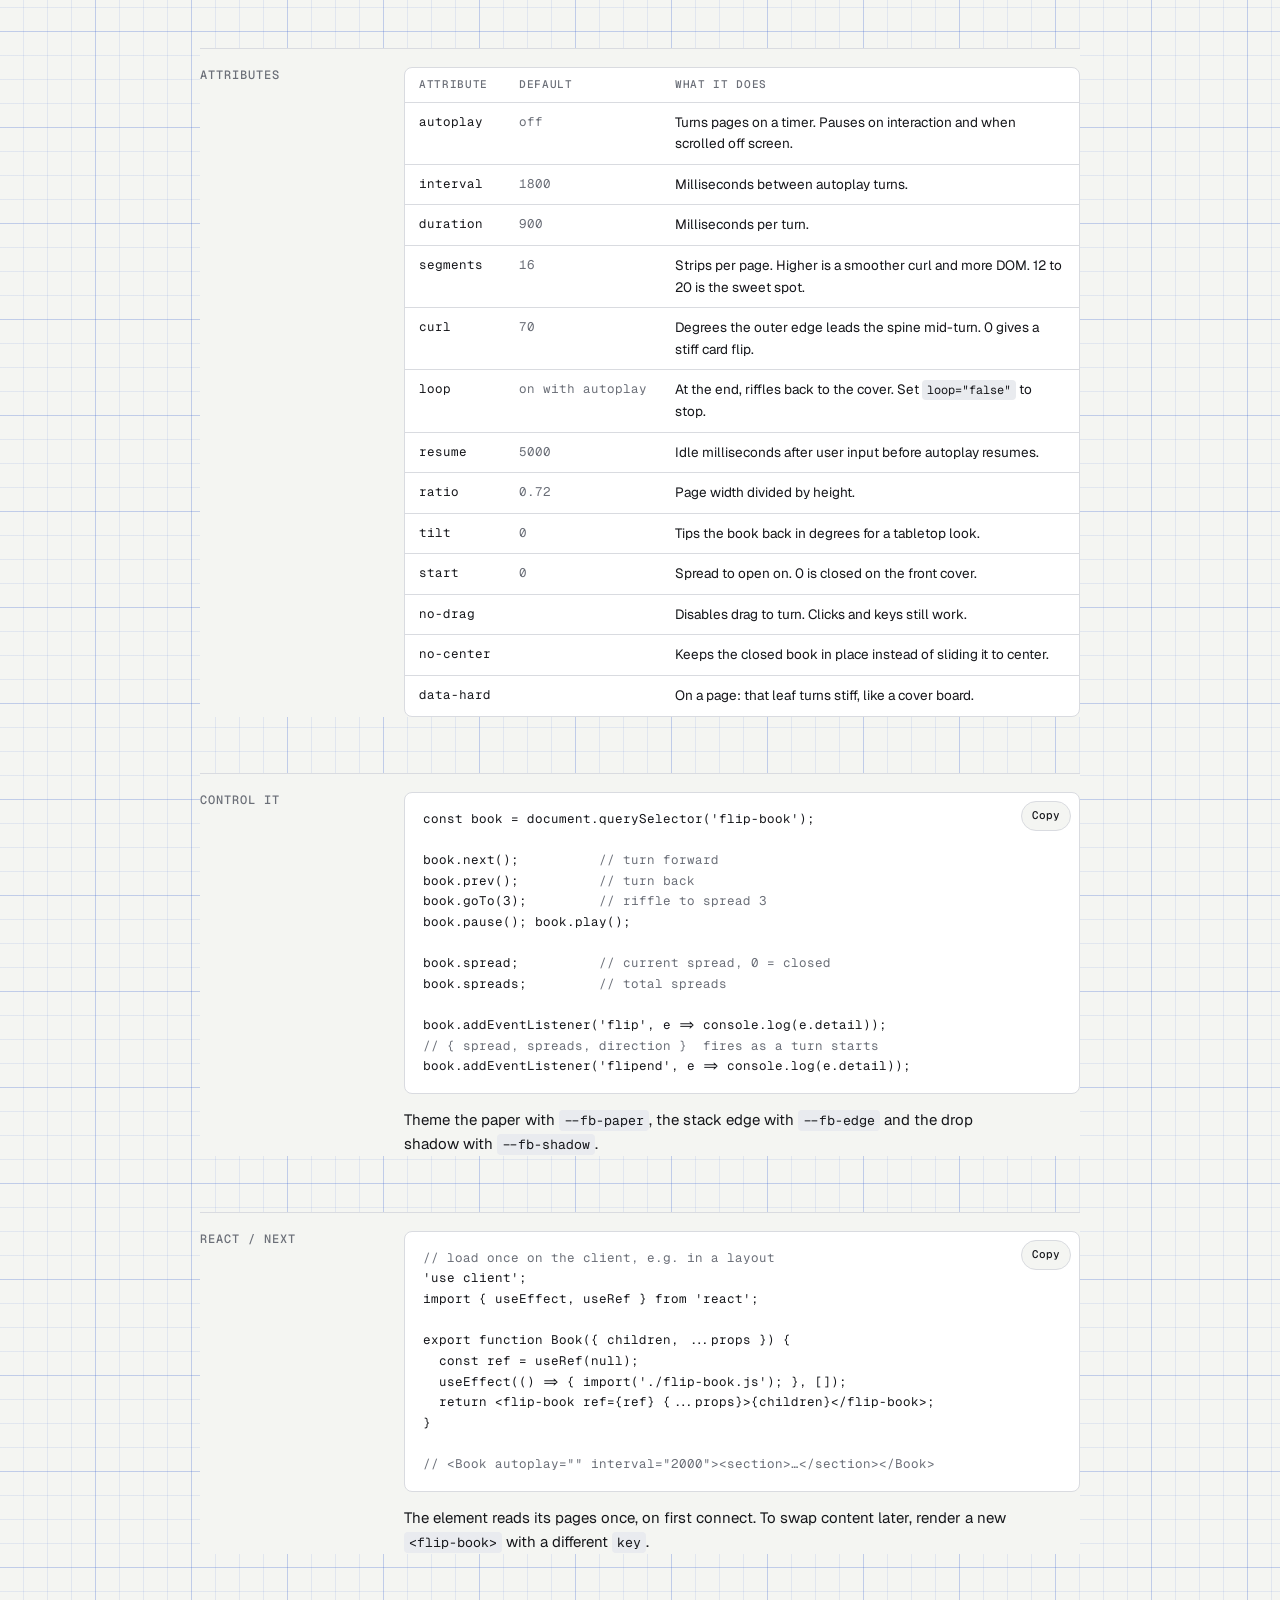
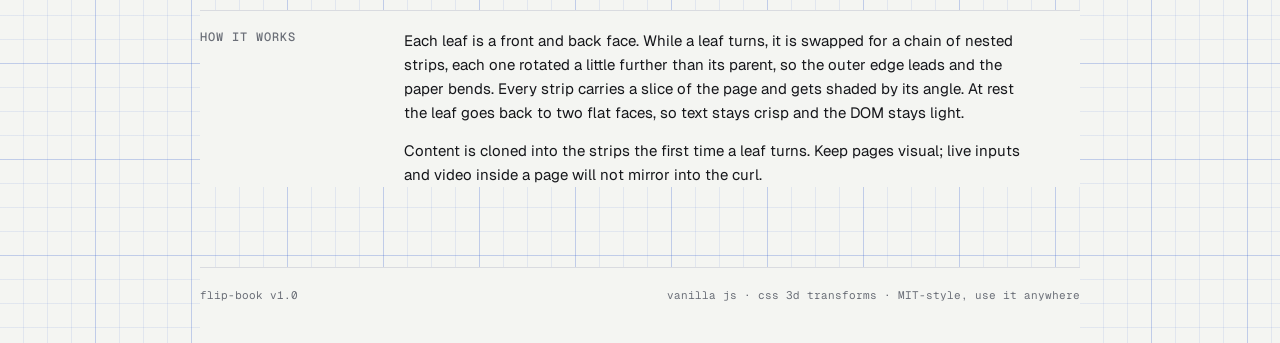
<file: assets/flip-book/index.html>
<!doctype html><html><head><meta charset="utf-8"><meta name=viewport content="width=device-width,initial-scale=1,viewport-fit=cover"><style>:root{color-scheme:light;box-sizing:border-box;padding-top:env(safe-area-inset-top,0px);padding-bottom:env(safe-area-inset-bottom,0px)}html{scroll-padding-top:env(safe-area-inset-top,0px)}body{margin:0;padding:0;font:14px -apple-system,BlinkMacSystemFont,sans-serif;background:#fff;color:#000}img{max-width:100%}[hidden]:not([hidden=until-found i]){display:none!important}</style>
<title>Flip Book Component</title>
<link rel="preconnect" href="https://fonts.googleapis.com">
<link rel="preconnect" href="https://fonts.gstatic.com" crossorigin>
<link rel="stylesheet" href="https://fonts.googleapis.com/css2?family=Geist:wght@400;500;600&family=Geist+Mono:wght@200;300;400;500&family=Martian+Mono:wdth,wght@75..112.5,100..800&display=swap">
</head><body>
<style>
/* Layout: blueprint grid sheet, giant stacked mono title, the book as the hero object, docs below on the same grid */
:root{
  --bg:#f4f5f2; --ink:#16171b; --muted:#6b6f78; --rule:#d9dbe0;
  --grid:rgba(60,100,210,.10); --grid-strong:rgba(60,100,210,.20); --tick:#7d95cf;
  --blue:#3a6ee0; --code-bg:#ffffff; --chip:#e9ebef;
  --display:"Geist Mono",ui-monospace,"SFMono-Regular",Menlo,monospace;
  --body:"Geist",system-ui,-apple-system,"Segoe UI",sans-serif;
  --mono:"Geist Mono",ui-monospace,"SFMono-Regular",Menlo,monospace;
  --spec:"Martian Mono","Geist Mono",ui-monospace,monospace;
}
@media (prefers-color-scheme: dark){:root:not([data-theme="light"]){
  --bg:#111214; --ink:#ececea; --muted:#9097a3; --rule:#2a2d33;
  --grid:rgba(110,145,240,.09); --grid-strong:rgba(110,145,240,.17); --tick:#6f86c4;
  --blue:#6d95f2; --code-bg:#17181b; --chip:#22252b; color-scheme:dark}}
:root[data-theme="dark"]{
  --bg:#111214; --ink:#ececea; --muted:#9097a3; --rule:#2a2d33;
  --grid:rgba(110,145,240,.09); --grid-strong:rgba(110,145,240,.17); --tick:#6f86c4;
  --blue:#6d95f2; --code-bg:#17181b; --chip:#22252b; color-scheme:dark}

*{box-sizing:border-box}
body{background:var(--bg);color:var(--ink);font:15px/1.6 var(--body);
  padding-left:max(16px,env(safe-area-inset-left,0px));padding-right:max(16px,env(safe-area-inset-right,0px));
  background-image:
    linear-gradient(var(--grid-strong) 1px,transparent 1px),
    linear-gradient(90deg,var(--grid-strong) 1px,transparent 1px),
    linear-gradient(var(--grid) 1px,transparent 1px),
    linear-gradient(90deg,var(--grid) 1px,transparent 1px);
  background-size:96px 96px,96px 96px,24px 24px,24px 24px;background-position:-1px -1px}
.wrap{max-width:880px;margin:0 auto}
a{color:var(--blue)}
:focus-visible{outline:2px solid var(--blue);outline-offset:3px}

/* nav */
.nav{display:flex;justify-content:space-between;align-items:center;padding-block:20px 12px}
.brand{display:flex;align-items:center;gap:10px;font:500 17px/1 var(--body);color:var(--ink);text-decoration:none}
.mark{width:22px;height:22px;display:grid;grid-template-columns:repeat(3,1fr);grid-template-rows:repeat(3,1fr)}
.mark i{background:var(--blue)}.mark i.o{background:transparent}.mark i.l{opacity:.45}
.navlink{font:400 13px/1 var(--mono);color:var(--ink);text-decoration:none;display:flex;gap:8px;align-items:center}
.navlink:hover{color:var(--blue)}

/* title */
.title{position:relative;padding-block:22px 10px;border-block:1px solid var(--grid-strong)}
.ruler{display:flex;justify-content:space-between;font:400 9px/1 var(--mono);color:var(--tick);letter-spacing:.04em;font-variant-numeric:tabular-nums}
.title h1{margin:6px 0 0;font:300 clamp(72px,19vw,190px)/.86 var(--display);letter-spacing:-.04em}
.title h1 span{display:block}
.title h1 span+span{text-align:right}
.title .meta{display:flex;justify-content:space-between;gap:12px;margin-top:14px;font:400 10px/1.3 var(--mono);color:var(--tick)}

/* hero book */
.hero{padding-block:40px 18px}
.hero flip-book{max-width:760px;margin:0 auto;cursor:grab}
.hero flip-book:active{cursor:grabbing}
.controls{display:flex;justify-content:center;align-items:center;gap:8px;margin-top:34px;flex-wrap:wrap}
.btn{font:500 12px/1 var(--mono);color:var(--ink);background:var(--bg);border:1px solid var(--rule);border-radius:999px;padding:10px 14px;cursor:pointer;min-height:38px}
.btn:hover{border-color:var(--ink)}
.count{font:400 12px/1 var(--mono);color:var(--muted);min-width:76px;text-align:center;font-variant-numeric:tabular-nums}
.hint{text-align:center;font:400 11px/1.4 var(--mono);color:var(--muted);margin-top:12px}

/* docs */
.docs{padding-block:56px 80px;display:grid;grid-template-columns:minmax(0,1fr);gap:56px}
.docs section{display:grid;grid-template-columns:180px minmax(0,1fr);gap:24px;border-top:1px solid var(--rule);padding-top:18px;background:var(--bg)}
.docs h2{margin:0;font:500 12px/1.4 var(--mono);text-transform:uppercase;letter-spacing:.08em;color:var(--muted)}
.docs p{margin:0 0 14px;max-width:62ch}
.docs p:last-child{margin-bottom:0}
code{font:400 .88em/1 var(--mono);background:var(--chip);padding:2px 5px;border-radius:4px}
.code{position:relative;background:var(--code-bg);border:1px solid var(--rule);border-radius:8px;margin:0 0 14px}
.code pre{margin:0;padding:16px 18px;overflow-x:auto;font:400 12.5px/1.65 var(--mono);color:var(--ink)}
.code .copy{position:absolute;top:8px;right:8px;min-height:30px;padding:6px 10px;font-size:11px}
.code .k{color:var(--blue)}.code .c{color:var(--muted)}
.tbl{overflow-x:auto;border:1px solid var(--rule);border-radius:8px;background:var(--code-bg)}
table{border-collapse:collapse;width:100%;font-size:13.5px}
th,td{text-align:left;padding:9px 14px;border-bottom:1px solid var(--rule);vertical-align:top}
tr:last-child td{border-bottom:0}
th{font:500 11px/1.4 var(--mono);text-transform:uppercase;letter-spacing:.06em;color:var(--muted)}
td:first-child{font-family:var(--mono);font-size:12.5px;white-space:nowrap}
td:nth-child(2){font-family:var(--mono);font-size:12.5px;color:var(--muted);white-space:nowrap}
footer{border-top:1px solid var(--rule);padding-block:20px 40px;font:400 11px/1.4 var(--mono);color:var(--muted);display:flex;justify-content:space-between;gap:12px;flex-wrap:wrap;background:var(--bg)}
@media (max-width:640px){
  .docs section{grid-template-columns:minmax(0,1fr);gap:12px}
  .controls{gap:6px}
  .btn{padding:9px 11px;font-size:11px}
  .count{min-width:60px}
  .title .meta span:nth-child(2){display:none}
}

/* ============ PAGE DESIGNS (all sized in cqw/cqh so they scale with the book) ============ */
.pg{font-family:var(--display);color:#16171b;background:#fbfbf8}
.pg-grid{background-image:linear-gradient(rgba(60,100,210,.09) 1px,transparent 1px),linear-gradient(90deg,rgba(60,100,210,.09) 1px,transparent 1px);background-size:6.25cqw 6.25cqw}
.pg .tiny{font:400 2.3cqw/1.3 var(--mono);color:#7d8696;letter-spacing:.02em}
.pg .row{position:absolute;left:6cqw;right:6cqw;display:flex;justify-content:space-between}

/* 0 cover */
.p-cover .ghost{position:absolute;right:-8cqw;bottom:-10cqh;font:400 78cqw/.8 var(--display);color:rgba(22,23,27,.05);letter-spacing:-.06em}
.p-cover h2{position:absolute;left:6cqw;right:6cqw;top:18cqh;margin:0;font:300 25cqw/.86 var(--display);letter-spacing:-.05em}
.p-cover h2 span{display:block}.p-cover h2 span+span{text-align:right}
.p-cover .logo{position:absolute;left:6cqw;bottom:13cqh;width:16cqw;height:16cqw;display:grid;grid-template-columns:repeat(3,1fr);grid-template-rows:repeat(3,1fr)}
.p-cover .logo i{background:#3a6ee0}.p-cover .logo i.o{background:transparent}.p-cover .logo i.l{background:#9db6ef}

/* 1 bezier S */
.p-bez svg{position:absolute;inset:8cqw 6cqw 14cqw}
.p-bez{background:#f3f3ef}

/* 2 oklch */
.p-ok{background:#d5def3;background-image:repeating-linear-gradient(90deg,rgba(58,110,224,.22) 0 1.2cqw,transparent 1.2cqw 3cqw)}
.p-ok .card{position:absolute;left:14cqw;right:14cqw;top:20cqh;bottom:22cqh;background:#eef2fb;border:.4cqw solid #3a6ee0;display:flex;flex-direction:column;justify-content:center;padding:0 9cqw;font:400 9.6cqw/1.12 var(--display);color:#2d5bc9;letter-spacing:-.02em}
.p-ok .card b{font-weight:400;color:#16171b}

/* 3 pixel ampersand */
.p-pix{background:#141414}
.p-pix .bits{position:absolute;left:12cqw;right:12cqw;top:12cqh;aspect-ratio:12/14;display:grid;grid-template-columns:repeat(12,1fr);gap:.6cqw}
.p-pix .bits i{background:#2a2622;border-radius:.4cqw}.p-pix .bits i.on{background:#e3a248}
.p-pix .row{bottom:6cqh}.p-pix .tiny{color:#8a7a62}
.p-pix .term{position:absolute;left:12cqw;right:12cqw;bottom:13cqh;font:400 2.6cqw/1.5 var(--mono);color:#b9a585}

/* 4 dark specimen */
.p-spec{background:#121212;color:#f2efe8}
.p-spec .abc{position:absolute;left:6cqw;right:6cqw;top:7cqh;font:600 8.6cqw/1.18 var(--spec);font-stretch:87.5%;letter-spacing:-.01em}
.p-spec .abc div:nth-child(odd){color:#e3a248}
.p-spec .para{position:absolute;left:6cqw;right:6cqw;bottom:8cqh;font:400 2.8cqw/1.55 var(--mono);color:#b8b3a8}

/* 5 diacritics */
.p-dia{background:#f6f7fb}
.p-dia .blob{position:absolute;left:-10cqw;top:24cqh;width:110cqw;aspect-ratio:1;border-radius:50%;background:radial-gradient(circle at 45% 45%,rgba(120,160,240,.0) 30%,rgba(90,135,230,.35) 48%,rgba(140,175,245,.15) 60%,transparent 70%);filter:blur(1.2cqw)}
.p-dia .big{position:absolute;left:5cqw;right:5cqw;top:46cqh;font:300 17cqw/1 var(--display);letter-spacing:-.05em;color:#16171b}
.p-dia .cols{position:absolute;left:6cqw;right:6cqw;top:8cqh;display:grid;grid-template-columns:1fr 1fr;gap:3cqw}

/* 6 weights */
.p-wt .w{position:absolute;left:6cqw;right:6cqw;top:8cqh;display:grid;gap:1.5cqh}
.p-wt .w div{display:flex;justify-content:space-between;align-items:baseline;font:14cqw/1 var(--spec);letter-spacing:-.02em}
.p-wt .w small{font:400 2.3cqw/1 var(--mono);color:#7d8696}

/* 7 keys */
.p-keys{background:#ecedea}
.p-keys .list{position:absolute;left:6cqw;top:6cqh;font:800 9.4cqw/1.08 var(--spec);font-stretch:75%;letter-spacing:-.02em}
.p-keys .list div:nth-child(3n+2){font-weight:300}
.p-keys .sym{position:absolute;right:6cqw;top:8cqh;text-align:right;font:300 14cqw/1.05 var(--display)}

/* 8 waves */
.p-wave{background:#f4f6fc;background-image:repeating-radial-gradient(circle at 70% 120%,transparent 0 2.4cqw,rgba(58,110,224,.5) 2.4cqw 2.7cqw),repeating-radial-gradient(circle at 10% -20%,transparent 0 3.2cqw,rgba(58,110,224,.25) 3.2cqw 3.5cqw)}
.p-wave .tilde{position:absolute;inset:0;display:grid;place-items:center;font:200 60cqw/1 var(--display);color:#16171b}
.p-wave .row{bottom:5cqh}

/* 9 fox */
.p-fox{background:#151412}
.p-fox .rot{position:absolute;left:50%;top:50%;width:92cqh;transform:translate(-50%,-50%) rotate(90deg);font:13cqw/1 var(--spec);color:#e3a248;letter-spacing:-.03em}
.p-fox .rot div:nth-child(even){font-weight:200;color:#b38037}
.p-fox .rot div:nth-child(odd){font-weight:800}

/* 10 colophon */
.p-colo .head{position:absolute;left:6cqw;top:7cqh;font:300 9cqw/1 var(--display);letter-spacing:-.03em}
.p-colo dl{position:absolute;left:6cqw;right:6cqw;top:26cqh;margin:0;display:grid;grid-template-columns:1fr auto;font:400 3.4cqw/1 var(--mono)}
.p-colo dt,.p-colo dd{margin:0;padding:2.4cqw 0;border-bottom:.25cqw solid #d9dbe0}
.p-colo dd{text-align:right;color:#3a6ee0;font-variant-numeric:tabular-nums}

/* 11 back cover */
.p-back{background:#3a6ee0;color:#fff}
.p-back .logo{position:absolute;left:50%;top:44%;width:22cqw;height:22cqw;transform:translate(-50%,-50%);display:grid;grid-template-columns:repeat(3,1fr);grid-template-rows:repeat(3,1fr)}
.p-back .logo i{background:#fff}.p-back .logo i.o{background:transparent}.p-back .logo i.l{background:rgba(255,255,255,.5)}
.p-back .row{bottom:6cqh}.p-back .tiny{color:rgba(255,255,255,.75)}
</style>

<div class="wrap">
  <nav class="nav">
    <a class="brand" href="#top" id="top"><span class="mark" aria-hidden="true"><i></i><i></i><i class="o"></i><i></i><i class="l"></i><i class="o"></i><i class="o"></i><i class="o"></i><i class="o"></i></span>flip-book</a>
    <a class="navlink" href="#usage">Use it <span aria-hidden="true">↓</span></a>
  </nav>

  <header class="title">
    <div class="ruler" aria-hidden="true"><span>718</span><span>606</span><span>606</span><span>606</span><span>606</span><span>606</span><span>718</span></div>
    <h1><span>flip</span><span>book</span></h1>
    <div class="meta"><span>&lt;flip-book&gt; web component</span><span>0 dependencies · css 3d</span><span>v1.0</span></div>
  </header>

  <main class="hero">
    <flip-book id="demo" autoplay interval="1700" duration="950" segments="16" curl="70" ratio="0.72" aria-label="Type specimen book">
      <section class="pg pg-grid p-cover" data-hard>
        <div class="ghost" aria-hidden="true">fb</div>
        <div class="row" style="top:5cqh"><span class="tiny">flip-book</span><span class="tiny">variable</span></div>
        <h2><span>flip</span><span>book</span></h2>
        <div class="logo" aria-hidden="true"><i></i><i></i><i class="o"></i><i></i><i class="l"></i><i class="o"></i><i class="o"></i><i class="o"></i><i class="o"></i></div>
        <div class="row" style="bottom:5cqh"><span class="tiny">by kabir</span><span class="tiny">for the love of pages</span></div>
      </section>

      <section class="pg p-bez">
        <svg viewBox="0 0 200 280" fill="none" aria-hidden="true">
          <path d="M150 62 C140 30 60 22 50 70 C40 118 160 128 152 196 C146 250 52 254 40 214" stroke="#16171b" stroke-width="7" stroke-linecap="round"/>
          <g stroke="#3a6ee0" stroke-width="1" stroke-dasharray="3 3"><path d="M150 62 L140 30"/><path d="M60 22 L50 70 L40 118"/><path d="M160 128 L152 196 L146 250"/><path d="M52 254 L40 214"/></g>
          <g fill="#fbfbf8" stroke="#3a6ee0" stroke-width="1.4"><rect x="146" y="58" width="8" height="8"/><rect x="46" y="66" width="8" height="8"/><rect x="148" y="192" width="8" height="8"/><rect x="36" y="210" width="8" height="8"/></g>
          <g fill="#3a6ee0"><circle cx="140" cy="30" r="3.4"/><circle cx="60" cy="22" r="3.4"/><circle cx="40" cy="118" r="3.4"/><circle cx="160" cy="128" r="3.4"/><circle cx="146" cy="250" r="3.4"/><circle cx="52" cy="254" r="3.4"/></g>
          <g fill="#7d8696" font-family="Geist Mono, monospace" font-size="6"><text x="158" y="64">150,62</text><text x="4" y="72">50,70</text><text x="160" y="198">152,196</text><text x="4" y="230">40,214</text></g>
        </svg>
        <div class="row" style="bottom:5cqh"><span class="tiny">S · 4 anchors · 6 handles</span><span class="tiny">01</span></div>
      </section>

      <section class="pg p-ok">
        <div class="card">oklch(<b>62.4%</b><b>0.148</b><b>258°</b>)</div>
        <div class="row" style="bottom:6cqh"><span class="tiny" style="color:#2d5bc9">accent / blue 500</span><span class="tiny" style="color:#2d5bc9">02</span></div>
      </section>

      <section class="pg p-pix">
        <div class="bits" data-bitmap="amp" aria-hidden="true"></div>
        <div class="term">$ flip-book --segments 16<br>&gt; rendering 12 pages, 6 leaves<br>&gt; ready_</div>
        <div class="row"><span class="tiny">1-bit · 12×14</span><span class="tiny">03</span></div>
      </section>

      <section class="pg p-spec">
        <div class="abc"><div>AaBbCcDdEe</div><div>FfGgHhIiJj</div><div>KkLlMmNnOo</div><div>PpQqRrSsTt</div><div>UuVvWwXxYz</div></div>
        <div class="para">composition is rhythm. find it in graphic design, feel it in music. a page turn is a beat: the outer edge leads, the spine follows, and the paper settles back into the stack.</div>
      </section>

      <section class="pg p-dia">
        <div class="blob" aria-hidden="true"></div>
        <div class="cols"><span class="tiny">à á â ã ä å<br>è é ê ë ě ē<br>ì í î ï ĭ ī</span><span class="tiny">ò ó ô õ ö ő<br>ù ú û ü ů ű<br>ç ğ ł ñ ş ž</span></div>
        <div class="big">àěîõü<br>ăâåãā</div>
        <div class="row" style="bottom:5cqh"><span class="tiny">latin extended-a</span><span class="tiny">05</span></div>
      </section>

      <section class="pg p-wt">
        <div class="w">
          <div style="font-weight:100">AEIOU<small>100</small></div>
          <div style="font-weight:300">àěîõü<small>300</small></div>
          <div style="font-weight:500">FOLIO<small>500</small></div>
          <div style="font-weight:800">åêïøû<small>800</small></div>
          <div style="font-weight:800;font-stretch:75%">PAGES<small>800 / 75</small></div>
        </div>
        <div class="row" style="bottom:5cqh"><span class="tiny">wght 100 → 800</span><span class="tiny">06</span></div>
      </section>

      <section class="pg p-keys">
        <div class="list"><div>Control</div><div>Alt/Opt</div><div>Command</div><div>Escape</div><div>Delete</div><div>Shift</div><div>Return</div><div>Back</div></div>
        <div class="sym">21<br>{}<br>$#<br>←→</div>
        <div class="row" style="bottom:5cqh"><span class="tiny">← → to turn</span><span class="tiny">07</span></div>
      </section>

      <section class="pg p-wave">
        <div class="tilde" aria-hidden="true">~</div>
        <div class="row"><span class="tiny">curl 70° · ease in-out cubic</span><span class="tiny">08</span></div>
      </section>

      <section class="pg p-fox">
        <div class="rot"><div>the quick</div><div>brown fox</div><div>jumps over</div><div>the lazy dog</div></div>
      </section>

      <section class="pg pg-grid p-colo">
        <div class="head">colophon</div>
        <dl>
          <dt>pages</dt><dd>12</dd>
          <dt>leaves</dt><dd>6</dd>
          <dt>segments / page</dt><dd>16</dd>
          <dt>flip duration</dt><dd>950 ms</dd>
          <dt>curl lead</dt><dd>70°</dd>
          <dt>dependencies</dt><dd>0</dd>
        </dl>
        <div class="row" style="bottom:5cqh"><span class="tiny">set in geist mono + martian mono</span><span class="tiny">10</span></div>
      </section>

      <section class="pg p-back" data-hard>
        <div class="logo" aria-hidden="true"><i></i><i></i><i class="o"></i><i></i><i class="l"></i><i class="o"></i><i class="o"></i><i class="o"></i><i class="o"></i></div>
        <div class="row"><span class="tiny">flip-book</span><span class="tiny">end</span></div>
      </section>
    </flip-book>

    <div class="controls">
      <button class="btn" id="b-first" type="button">Close</button>
      <button class="btn" id="b-prev" type="button">← Prev</button>
      <span class="count" id="count" aria-live="polite">01 / 07</span>
      <button class="btn" id="b-next" type="button">Next →</button>
      <button class="btn" id="b-play" type="button">Pause</button>
    </div>
    <p class="hint">Drag a page, click either side, or focus the book and use the arrow keys.</p>
  </main>

  <div class="docs" id="usage">
    <section>
      <h2>Drop it in</h2>
      <div>
        <p>One script, one tag. Every direct child becomes a page, read in order: front cover, inside cover, then left/right spreads, ending on the back cover.</p>
        <div class="code"><button class="btn copy" type="button">Copy</button><pre><span class="c">&lt;!-- load once --&gt;</span>
&lt;script src="flip-book.js"&gt;&lt;/script&gt;

&lt;flip-book <span class="k">autoplay interval</span>="1800" <span class="k">ratio</span>="0.72"&gt;
  &lt;section <span class="k">data-hard</span>&gt;Cover&lt;/section&gt;
  &lt;section&gt;Inside cover&lt;/section&gt;
  &lt;section&gt;Page 2&lt;/section&gt;
  &lt;section&gt;Page 3&lt;/section&gt;
  &lt;section <span class="k">data-hard</span>&gt;Back cover&lt;/section&gt;
&lt;/flip-book&gt;</pre></div>
        <p>Pages are CSS size containers, so size type with <code>cqw</code> and <code>cqh</code> and the design scales with the book at any width.</p>
      </div>
    </section>

    <section>
      <h2>Attributes</h2>
      <div class="tbl"><table>
        <thead><tr><th>Attribute</th><th>Default</th><th>What it does</th></tr></thead>
        <tbody>
          <tr><td>autoplay</td><td>off</td><td>Turns pages on a timer. Pauses on interaction and when scrolled off screen.</td></tr>
          <tr><td>interval</td><td>1800</td><td>Milliseconds between autoplay turns.</td></tr>
          <tr><td>duration</td><td>900</td><td>Milliseconds per turn.</td></tr>
          <tr><td>segments</td><td>16</td><td>Strips per page. Higher is a smoother curl and more DOM. 12 to 20 is the sweet spot.</td></tr>
          <tr><td>curl</td><td>70</td><td>Degrees the outer edge leads the spine mid-turn. 0 gives a stiff card flip.</td></tr>
          <tr><td>loop</td><td>on with autoplay</td><td>At the end, riffles back to the cover. Set <code>loop="false"</code> to stop.</td></tr>
          <tr><td>resume</td><td>5000</td><td>Idle milliseconds after user input before autoplay resumes.</td></tr>
          <tr><td>ratio</td><td>0.72</td><td>Page width divided by height.</td></tr>
          <tr><td>tilt</td><td>0</td><td>Tips the book back in degrees for a tabletop look.</td></tr>
          <tr><td>start</td><td>0</td><td>Spread to open on. 0 is closed on the front cover.</td></tr>
          <tr><td>no-drag</td><td></td><td>Disables drag to turn. Clicks and keys still work.</td></tr>
          <tr><td>no-center</td><td></td><td>Keeps the closed book in place instead of sliding it to center.</td></tr>
          <tr><td>data-hard</td><td></td><td>On a page: that leaf turns stiff, like a cover board.</td></tr>
        </tbody>
      </table></div>
    </section>

    <section>
      <h2>Control it</h2>
      <div>
        <div class="code"><button class="btn copy" type="button">Copy</button><pre>const book = document.querySelector('flip-book');

book.next();          <span class="c">// turn forward</span>
book.prev();          <span class="c">// turn back</span>
book.goTo(3);         <span class="c">// riffle to spread 3</span>
book.pause(); book.play();

book.spread;          <span class="c">// current spread, 0 = closed</span>
book.spreads;         <span class="c">// total spreads</span>

book.addEventListener('flip', e =&gt; console.log(e.detail));
<span class="c">// { spread, spreads, direction }  fires as a turn starts</span>
book.addEventListener('flipend', e =&gt; console.log(e.detail));</pre></div>
        <p>Theme the paper with <code>--fb-paper</code>, the stack edge with <code>--fb-edge</code> and the drop shadow with <code>--fb-shadow</code>.</p>
      </div>
    </section>

    <section>
      <h2>React / Next</h2>
      <div>
        <div class="code"><button class="btn copy" type="button">Copy</button><pre><span class="c">// load once on the client, e.g. in a layout</span>
'use client';
import { useEffect, useRef } from 'react';

export function Book({ children, ...props }) {
  const ref = useRef(null);
  useEffect(() =&gt; { import('./flip-book.js'); }, []);
  return &lt;flip-book ref={ref} {...props}&gt;{children}&lt;/flip-book&gt;;
}

<span class="c">// &lt;Book autoplay="" interval="2000"&gt;&lt;section&gt;…&lt;/section&gt;&lt;/Book&gt;</span></pre></div>
        <p>The element reads its pages once, on first connect. To swap content later, render a new <code>&lt;flip-book&gt;</code> with a different <code>key</code>.</p>
      </div>
    </section>

    <section>
      <h2>How it works</h2>
      <div>
        <p>Each leaf is a front and back face. While a leaf turns, it is swapped for a chain of nested strips, each one rotated a little further than its parent, so the outer edge leads and the paper bends. Every strip carries a slice of the page and gets shaded by its angle. At rest the leaf goes back to two flat faces, so text stays crisp and the DOM stays light.</p>
        <p>Content is cloned into the strips the first time a leaf turns. Keep pages visual; live inputs and video inside a page will not mirror into the curl.</p>
      </div>
    </section>
  </div>

  <footer><span>flip-book v1.0</span><span>vanilla js · css 3d transforms · MIT-style, use it anywhere</span></footer>
</div>

<script src="./flip-book.js"></script>
<script>
(() => {
  // 1-bit ampersand for page 03
  const AMP = [
    "....####....",
    "...##..##...",
    "..##....##..",
    "..##....##..",
    "...##..##...",
    "....####....",
    "...####..##.",
    "..##..##.##.",
    ".##....###..",
    ".##.....##..",
    ".##....####.",
    "..##..##..##",
    "...####....#",
    "............"
  ];
  document.querySelectorAll('[data-bitmap="amp"]').forEach(el => {
    el.innerHTML = AMP.join('').split('').map(c => `<i${c === '#' ? ' class="on"' : ''}></i>`).join('');
  });

  const book = document.getElementById('demo');
  const count = document.getElementById('count');
  const play = document.getElementById('b-play');
  const pad = n => String(n).padStart(2, '0');
  const sync = () => { count.textContent = `${pad(book.spread + 1)} / ${pad(book.spreads)}`; };
  book.addEventListener('flip', sync);
  customElements.whenDefined('flip-book').then(() => requestAnimationFrame(sync));
  let playing = true;
  document.getElementById('b-next').onclick = () => { book.next(); setPlaying(false); };
  document.getElementById('b-prev').onclick = () => { book.prev(); setPlaying(false); };
  document.getElementById('b-first').onclick = () => { book.goTo(0); setPlaying(false); };
  play.onclick = () => setPlaying(!playing);
  function setPlaying(v) {
    playing = v;
    if (v) { book.setAttribute('autoplay', ''); book.play(); } else { book.removeAttribute('autoplay'); book.pause(); }
    play.textContent = v ? 'Pause' : 'Play';
  }

  document.querySelectorAll('.code .copy').forEach(btn => {
    btn.addEventListener('click', () => {
      const text = btn.nextElementSibling.innerText;
      const done = () => { btn.textContent = 'Copied'; setTimeout(() => btn.textContent = 'Copy', 1400); };
      const fallback = () => { const r = document.createRange(); r.selectNodeContents(btn.nextElementSibling); const s = getSelection(); s.removeAllRanges(); s.addRange(r); btn.textContent = 'Selected'; setTimeout(() => btn.textContent = 'Copy', 1400); };
      try { navigator.clipboard.writeText(text).then(done, fallback); } catch (e) { fallback(); }
    });
  });
})();
</script>

</body></html>
</file>
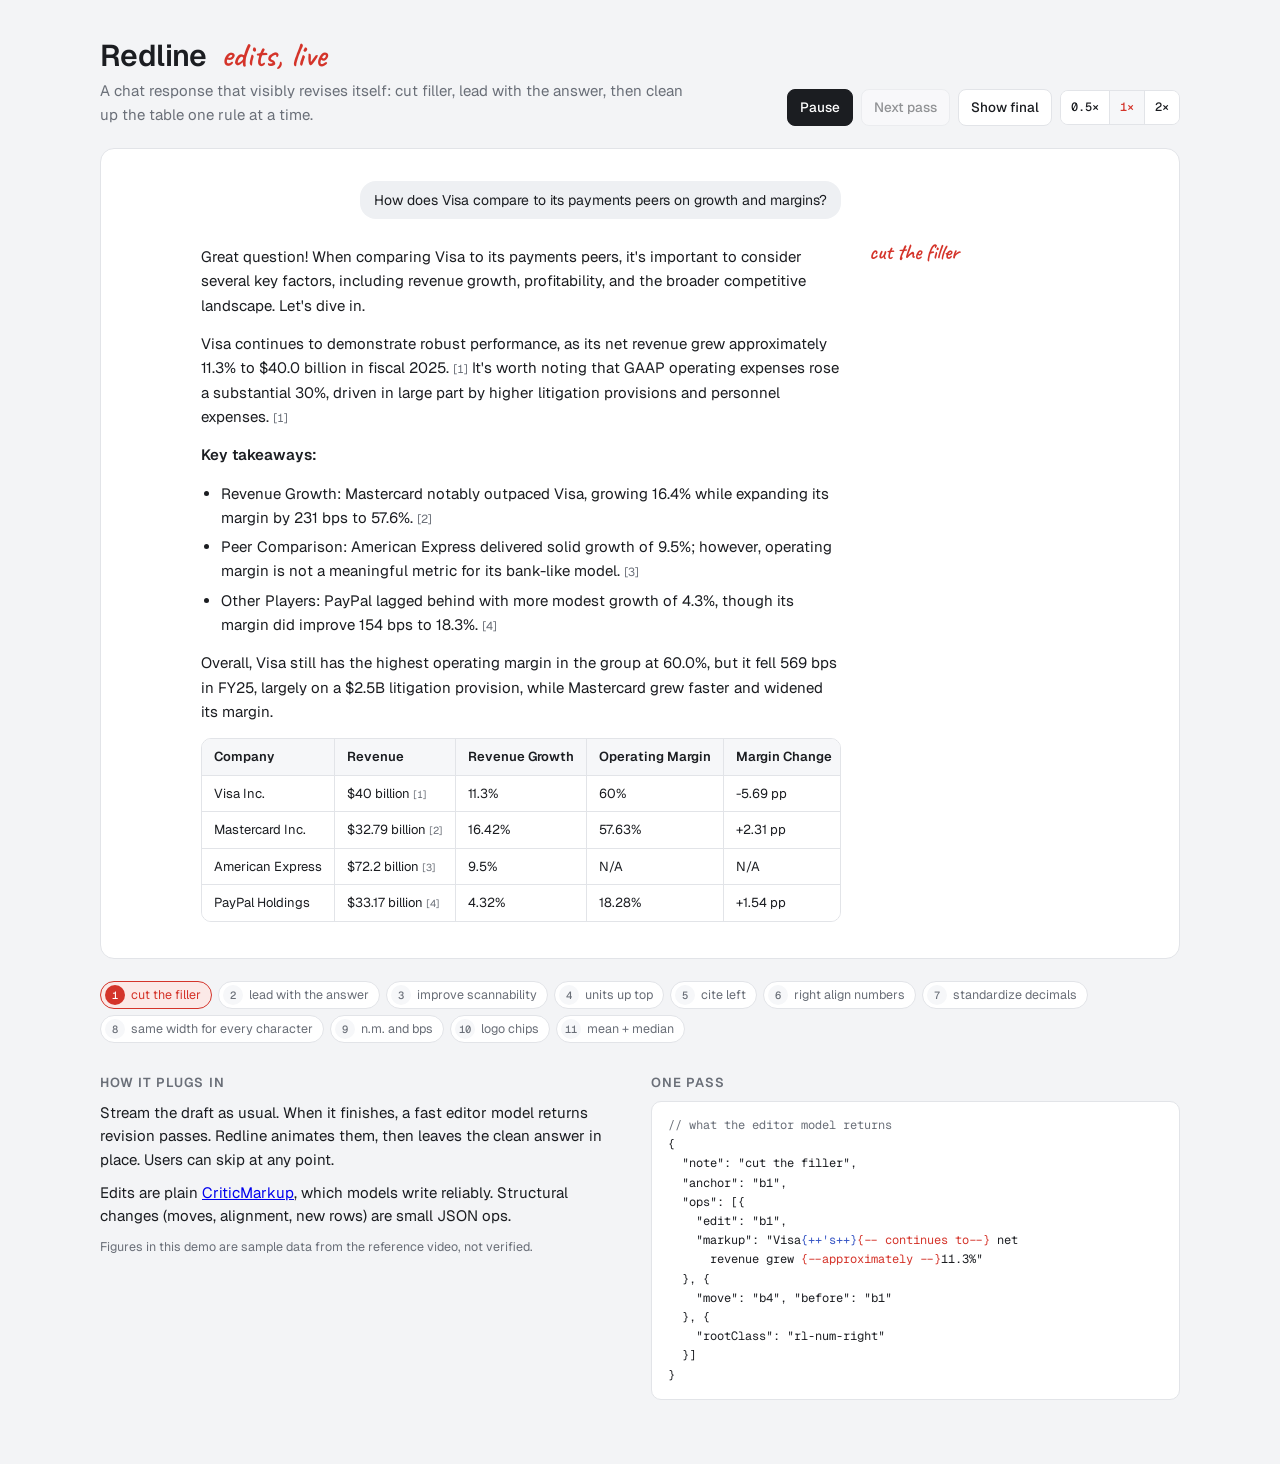
<file: assets/redline/index.html>
<!doctype html><html><head><meta charset="utf-8"><meta name=viewport content="width=device-width,initial-scale=1,viewport-fit=cover"><style>:root{color-scheme:light;box-sizing:border-box;padding-top:env(safe-area-inset-top,0px);padding-bottom:env(safe-area-inset-bottom,0px)}html{scroll-padding-top:env(safe-area-inset-top,0px)}body{margin:0;padding:0;font:14px -apple-system,BlinkMacSystemFont,sans-serif;background:#fff;color:#000}img{max-width:100%}[hidden]:not([hidden=until-found i]){display:none!important}</style>
<title>Redline</title>
<link rel="preconnect" href="https://fonts.googleapis.com">
<link rel="preconnect" href="https://fonts.gstatic.com" crossorigin>
<link rel="stylesheet" href="https://fonts.googleapis.com/css2?family=Caveat:wght@600&family=Geist:wght@300..700&family=Geist+Mono:wght@400;500&display=swap">
</head><body>
<style>
/* Layout: one chat surface centered, controls bar above it, a pass rail and integration notes below. */
:root{
  --bg:#f3f4f6; --surface:#ffffff; --fg:#1b1d21; --muted:#6a6f78; --line:#e2e4e8; --soft:#f6f7f9;
  --ink:#d4342a; --ink-soft:#fbe9e7; --cite-bg:#e8edfb; --cite-fg:#3554c4; --bubble:#eef0f3;
  --font:"Geist",ui-sans-serif,system-ui,-apple-system,"Segoe UI",sans-serif;
  --mono:"Geist Mono",ui-monospace,SFMono-Regular,Menlo,monospace;
  --hand:"Caveat","Segoe Print","Bradley Hand",cursive;
}
@media (prefers-color-scheme: dark){:root:not([data-theme="light"]){
  --bg:#111214; --surface:#18191c; --fg:#e8e9ec; --muted:#9a9ea7; --line:#2b2d32; --soft:#1f2024;
  --ink:#ff6a5c; --ink-soft:#3a1f1c; --cite-bg:#232c4a; --cite-fg:#a9bbff; --bubble:#25272b; color-scheme:dark}}
:root[data-theme="dark"]{
  --bg:#111214; --surface:#18191c; --fg:#e8e9ec; --muted:#9a9ea7; --line:#2b2d32; --soft:#1f2024;
  --ink:#ff6a5c; --ink-soft:#3a1f1c; --cite-bg:#232c4a; --cite-fg:#a9bbff; --bubble:#25272b; color-scheme:dark}

body{background:var(--bg);color:var(--fg);font-family:var(--font);font-size:15px;line-height:1.55;-webkit-font-smoothing:antialiased}
.page{max-width:1080px;margin:0 auto;padding-block:36px 64px;padding-left:max(16px,env(safe-area-inset-left,0px));padding-right:max(16px,env(safe-area-inset-right,0px));display:flex;flex-direction:column;gap:22px}

header{display:flex;flex-wrap:wrap;align-items:flex-end;justify-content:space-between;gap:12px 24px}
.brand h1{margin:0;font-size:30px;font-weight:600;letter-spacing:-.02em;line-height:1.1;text-wrap:balance}
.brand h1 span{font-family:var(--hand);color:var(--ink);font-weight:600;font-size:34px;margin-left:8px;letter-spacing:0}
.brand p{margin:6px 0 0;color:var(--muted);max-width:60ch}

.controls{display:flex;flex-wrap:wrap;gap:8px;align-items:center}
button{font:inherit;font-size:13.5px;font-weight:500;color:var(--fg);background:var(--surface);border:1px solid var(--line);border-radius:8px;padding:7px 12px;cursor:pointer;display:inline-flex;align-items:center;gap:6px}
button:hover{border-color:var(--muted)}
button:focus-visible{outline:2px solid var(--ink);outline-offset:2px}
button.primary{background:var(--fg);color:var(--surface);border-color:var(--fg)}
button:disabled{opacity:.45;cursor:default}
.seg{display:inline-flex;border:1px solid var(--line);border-radius:8px;overflow:hidden;background:var(--surface)}
.seg button{border:0;border-radius:0;padding:7px 10px;font-family:var(--mono);font-size:12px}
.seg button+button{border-left:1px solid var(--line)}
.seg button[aria-pressed="true"]{background:var(--soft);color:var(--ink)}

.stage{background:var(--surface);border:1px solid var(--line);border-radius:14px;padding-block:32px 36px;padding-inline:clamp(16px,4vw,40px);min-width:0}
#player{--rl-ink:var(--ink);--rl-fg:var(--fg);--rl-muted:var(--muted);--rl-border:var(--line);--rl-head:var(--soft);--rl-bubble:var(--bubble);--rl-cite-bg:var(--cite-bg);--rl-cite-fg:var(--cite-fg);--rl-surface:var(--surface);--rl-mono:var(--mono);--rl-hand:var(--hand);--rl-col:640px;--rl-margin:210px}

.rail{display:flex;flex-wrap:wrap;gap:6px;margin:0;padding:0;list-style:none}
.rail li{font-size:12.5px;color:var(--muted);border:1px solid var(--line);border-radius:999px;padding:3px 10px 3px 4px;display:inline-flex;align-items:center;gap:6px;background:var(--surface);transition:color .2s,border-color .2s,background-color .2s}
.rail li b{font-family:var(--mono);font-weight:500;font-size:10.5px;width:20px;height:20px;border-radius:50%;display:grid;place-items:center;background:var(--soft)}
.rail li.done{color:var(--fg)}
.rail li.done b{background:var(--fg);color:var(--surface)}
.rail li.now{color:var(--ink);border-color:var(--ink);background:var(--ink-soft)}
.rail li.now b{background:var(--ink);color:#fff}

.how{display:grid;grid-template-columns:repeat(auto-fit,minmax(min(100%,300px),1fr));gap:22px;margin-top:8px}
.how section{min-width:0}
.how h2{font-size:13px;text-transform:uppercase;letter-spacing:.08em;color:var(--muted);font-weight:600;margin:0 0 8px}
.how p{margin:0 0 10px;max-width:62ch}
pre{margin:0;background:var(--surface);border:1px solid var(--line);border-radius:10px;padding:14px 16px;overflow-x:auto;font-family:var(--mono);font-size:12px;line-height:1.6}
code{font-family:var(--mono);font-size:.88em}
pre .d{color:var(--ink)} pre .i{color:var(--cite-fg)} pre .c{color:var(--muted)}
.small{font-size:12.5px;color:var(--muted)}
@media (prefers-reduced-motion: reduce){.rail li{transition:none}}
</style>

<div class="page">
  <header>
    <div class="brand">
      <h1>Redline <span>edits, live</span></h1>
      <p>A chat response that visibly revises itself: cut filler, lead with the answer, then clean up the table one rule at a time.</p>
    </div>
    <div class="controls" role="group" aria-label="Playback">
      <button id="play" class="primary" type="button">Replay</button>
      <button id="step" type="button">Next pass</button>
      <button id="skip" type="button">Show final</button>
      <div class="seg" role="group" aria-label="Speed">
        <button type="button" data-speed="0.5" aria-pressed="false">0.5×</button>
        <button type="button" data-speed="1" aria-pressed="true">1×</button>
        <button type="button" data-speed="2" aria-pressed="false">2×</button>
      </div>
    </div>
  </header>

  <div class="stage"><div id="player"></div></div>

  <ol class="rail" id="rail" aria-label="Revision passes"></ol>

  <div class="how">
    <section>
      <h2>How it plugs in</h2>
      <p>Stream the draft as usual. When it finishes, a fast editor model returns revision passes. Redline animates them, then leaves the clean answer in place. Users can skip at any point.</p>
      <p>Edits are plain <a href="https://github.com/CriticMarkup/CriticMarkup-toolkit" target="_blank" rel="noopener">CriticMarkup</a>, which models write reliably. Structural changes (moves, alignment, new rows) are small JSON ops.</p>
      <p class="small">Figures in this demo are sample data from the reference video, not verified.</p>
    </section>
    <section>
      <h2>One pass</h2>
<pre><span class="c">// what the editor model returns</span>
{
  "note": "cut the filler",
  "anchor": "b1",
  "ops": [{
    "edit": "b1",
    "markup": "Visa<span class="i">{++'s++}</span><span class="d">{-- continues to--}</span> net
      revenue grew <span class="d">{--approximately --}</span>11.3%"
  }, {
    "move": "b4", "before": "b1"
  }, {
    "rootClass": "rl-num-right"
  }]
}</pre>
    </section>
  </div>
</div>

<script src="./redline.js"></script>
<script>
/* Demo script: recreates the "Visa vs peers" revision sequence. Sample figures, not verified. */
window.REDLINE_DEMO = {
  question: 'How does Visa compare to its payments peers on growth and margins?',
  blocks: [
    { id: 'b0', text: "Great question! When comparing Visa to its payments peers, it's important to consider several key factors, including revenue growth, profitability, and the broader competitive landscape. Let's dive in." },
    { id: 'b1', text: "Visa continues to demonstrate robust performance, as its net revenue grew approximately 11.3% to $40.0 billion in fiscal 2025. [1] It's worth noting that GAAP operating expenses rose a substantial 30%, driven in large part by higher litigation provisions and personnel expenses. [1]" },
    { id: 'b2', type: 'h', text: 'Key takeaways:' },
    { id: 'b3', type: 'ul', items: [
      'Revenue Growth: Mastercard notably outpaced Visa, growing 16.4% while expanding its margin by 231 bps to 57.6%. [2]',
      'Peer Comparison: American Express delivered solid growth of 9.5%; however, operating margin is not a meaningful metric for its bank-like model. [3]',
      'Other Players: PayPal lagged behind with more modest growth of 4.3%, though its margin did improve 154 bps to 18.3%. [4]'
    ] },
    { id: 'b4', text: 'Overall, Visa still has the highest operating margin in the group at 60.0%, but it fell 569 bps in FY25, largely on a $2.5B litigation provision, while Mastercard grew faster and widened its margin.' },
    { id: 't', type: 'table',
      columns: [
        { text: 'Company' },
        { text: 'Revenue', num: true },
        { text: 'Revenue Growth', num: true },
        { text: 'Operating Margin', num: true },
        { text: 'Margin Change', num: true }
      ],
      rows: [
        ['Visa Inc.', '$40 billion [1]', '11.3%', '60%', '-5.69 pp'],
        ['Mastercard Inc.', '$32.79 billion [2]', '16.42%', '57.63%', '+2.31 pp'],
        ['American Express', '$72.2 billion [3]', '9.5%', 'N/A', 'N/A'],
        ['PayPal Holdings', '$33.17 billion [4]', '4.32%', '18.28%', '+1.54 pp']
      ]
    }
  ],
  passes: [
    { note: 'cut the filler', anchor: 'b0', hold: 900, ops: [
      { edit: 'b0', markup: "{--Great question! When comparing Visa to its payments peers, it's important to consider several key factors, including revenue growth, profitability, and the broader competitive landscape. Let's dive in.--}" },
      { edit: 'b1', markup: "Visa{++'s++}{-- continues to demonstrate robust performance, as its--} net revenue grew {--approximately --}11.3% to $40.0{-- billion in fiscal 2025--}{++B in FY25++}. [1] {--It's worth noting that --}GAAP operating expenses rose {--a substantial --}30%{--, driven in large part by higher--}{++, mainly from++} litigation provisions and personnel {~~expenses~>costs~~}. [1]" },
      { edit: 'b2', markup: '{--Key takeaways:--}' },
      { edit: 'b3.0', markup: '{--Revenue Growth: --}Mastercard {~~notably outpaced Visa, growing~>grew~~} 16.4% {~~while expanding~>and widened~~} its margin {--by --}231 bps to 57.6%. [2]' },
      { edit: 'b3.1', markup: "{--Peer Comparison: --}American Express {~~delivered solid growth of~>grew~~} 9.5%; {--however, --}operating margin {~~is not a meaningful metric~>isn't meaningful~~} for its {~~bank-like model~>bank-style P&amp;L~~}. [3]" },
      { edit: 'b3.2', markup: '{--Other Players: --}PayPal {~~lagged behind with more modest growth of~>grew~~} 4.3%, {~~though its margin did improve~>with its margin up~~} 154 bps to 18.3%. [4]' },
      { edit: 'b4', markup: '{--Overall, --}Visa still has the highest operating margin in the group at 60.0%, but it fell 569 bps in FY25, largely on a $2.5B litigation provision, while Mastercard grew faster and widened its margin.{++ [1][2]++}' }
    ] },
    { note: 'lead with the answer', anchor: 'b4', ops: [
      { move: 'b4', before: 'b1' }
    ] },
    { note: 'improve scannability', anchor: 'b4', ops: [
      { addClass: 'b4', className: 'rl-lead' },
      { rootClass: 'rl-cites-pill' },
      { rootClass: 'rl-scan' }
    ] },
    { note: 'units up top', anchor: 't', ops: [
      { edit: 't.h1', markup: 'Revenue{++ ($B)<small>FY25A</small>++}' },
      { edit: 't.h2', markup: '{--Revenue --}Growth{++<small>FY25A</small>++}' },
      { edit: 't.h3', markup: '{~~Operating Margin~>Op. margin~~}{++<small>FY25A</small>++}' },
      { edit: 't.r0c1', markup: '{--$--}40{-- billion--} [1]' },
      { edit: 't.r1c1', markup: '{--$--}32.79{-- billion--} [2]' },
      { edit: 't.r2c1', markup: '{--$--}72.2{-- billion--} [3]' },
      { edit: 't.r3c1', markup: '{--$--}33.17{-- billion--} [4]' }
    ] },
    { note: 'cite left', anchor: 't', ops: [
      { edit: 't.r0c1', markup: '{++[1] ++}40{-- [1]--}' },
      { edit: 't.r1c1', markup: '{++[2] ++}32.79{-- [2]--}' },
      { edit: 't.r2c1', markup: '{++[3] ++}72.2{-- [3]--}' },
      { edit: 't.r3c1', markup: '{++[4] ++}33.17{-- [4]--}' }
    ] },
    { note: 'right align numbers', anchor: 't', hold: 300, ops: [
      { rootClass: 'rl-num-right' }
    ] },
    { note: 'standardize decimals', anchor: 't', ops: [
      { edit: 't.r0c1', markup: '[1] 40{++.0++}' },
      { edit: 't.r1c1', markup: '[2] 32.{~~79~>8~~}' },
      { edit: 't.r3c1', markup: '[4] 33.{~~17~>2~~}' },
      { edit: 't.r1c2', markup: '16.4{--2--}%' },
      { edit: 't.r3c2', markup: '4.3{--2--}%' },
      { edit: 't.r0c3', markup: '60{++.0++}%' },
      { edit: 't.r1c3', markup: '57.6{--3--}%' },
      { edit: 't.r3c3', markup: '18.{~~28~>3~~}%' }
    ] },
    { note: 'same width for every character', anchor: 't', hold: 300, ops: [
      { rootClass: 'rl-mono' }
    ] },
    { note: 'n.m. and bps', anchor: 't', ops: [
      { edit: 't.h4', markup: '{~~Margin Change~>&Delta; margin (bps)<small>y/y</small>~~}' },
      { edit: 't.r0c4', markup: '{~~-5.69 pp~>(569)~~}' },
      { edit: 't.r1c4', markup: '{~~+2.31 pp~>231~~}' },
      { edit: 't.r2c4', markup: '{~~N/A~><span class="rl-nm">n.m.</span>~~}' },
      { edit: 't.r3c4', markup: '{~~+1.54 pp~>154~~}' },
      { edit: 't.r2c3', markup: '{~~N/A~><span class="rl-nm">n.m.</span>~~}' }
    ] },
    { note: 'logo chips', anchor: 't', ops: [
      { edit: 't.r0c0', markup: 'Visa{-- Inc.--}' },
      { edit: 't.r1c0', markup: 'Mastercard{-- Inc.--}' },
      { edit: 't.r3c0', markup: 'PayPal{-- Holdings--}' },
      { html: 't.r0c0', content: '<span class="rl-chip"><i style="--c:#1a2a8c">V</i>Visa <b>V</b></span>' },
      { html: 't.r1c0', content: '<span class="rl-chip"><i style="--c:#d9541e">M</i>Mastercard <b>MA</b></span>' },
      { html: 't.r2c0', content: '<span class="rl-chip"><i style="--c:#2671b9">A</i>American Express <b>AXP</b></span>' },
      { html: 't.r3c0', content: '<span class="rl-chip"><i style="--c:#13306b">P</i>PayPal <b>PYPL</b></span>' }
    ] },
    { note: 'mean + median', anchor: 't', after: 900, ops: [
      { addRows: 't', className: 'rl-agg', rows: [
        ['Mean', '44.5', '10.4%', '45.3%', '(61)'],
        ['Median', '36.6', '10.4%', '57.6%', '154']
      ] },
      { addBlock: { id: 'fn', type: 'note', text: 'Visa fiscal year ends Sep 30. GAAP operating margin. n.m. = not meaningful.' }, after: 't' }
    ] }
  ]
};

</script>
<script>
(function(){
  var data = window.REDLINE_DEMO;
  var rail = document.getElementById('rail');
  data.passes.forEach(function(p,i){
    var li = document.createElement('li');
    li.innerHTML = '<b>'+(i+1)+'</b>'+p.note;
    rail.appendChild(li);
  });
  var items = rail.children;
  var playBtn = document.getElementById('play'), stepBtn = document.getElementById('step'), skipBtn = document.getElementById('skip');

  function paint(st, current){
    for (var i=0;i<items.length;i++){
      items[i].classList.toggle('done', i < st.index);
      items[i].classList.toggle('now', st.playing && i === (current==null? st.index : current));
    }
    var done = st.index >= data.passes.length;
    playBtn.textContent = st.playing ? 'Pause' : (st.index === 0 ? 'Play' : (done ? 'Replay' : 'Resume'));
    stepBtn.disabled = st.playing || done;
    skipBtn.disabled = done;
  }
  var current = null;
  var player = new Redline('#player', {
    question: data.question,
    blocks: data.blocks,
    passes: data.passes,
    onPass: function(i){ current = i; paint(player.state(), i); },
    onState: function(st){ paint(st, current); }
  });
  paint(player.state());

  var paused = false;
  playBtn.addEventListener('click', function(){
    var st = player.state();
    if (st.playing){
      /* pause = finish current pass, then stop */
      var idx = player.index;
      player.passes = data.passes.slice(0, idx + 1);
      paused = true;
      return;
    }
    if (st.done && player.passes.length === data.passes.length){ player.reset(); }
    player.passes = data.passes;
    paused = false;
    player.play();
  });
  stepBtn.addEventListener('click', function(){ player.passes = data.passes; player.step(); });
  skipBtn.addEventListener('click', function(){ player.passes = data.passes; player.skipToEnd(); });

  document.querySelectorAll('[data-speed]').forEach(function(b){
    b.addEventListener('click', function(){
      document.querySelectorAll('[data-speed]').forEach(function(x){ x.setAttribute('aria-pressed', x===b ? 'true':'false'); });
      player.setSpeed(parseFloat(b.dataset.speed));
    });
  });

  setTimeout(function(){ if (!player.state().playing && player.index === 0) player.play(); }, 900);
})();
</script>

</body></html>
</file>
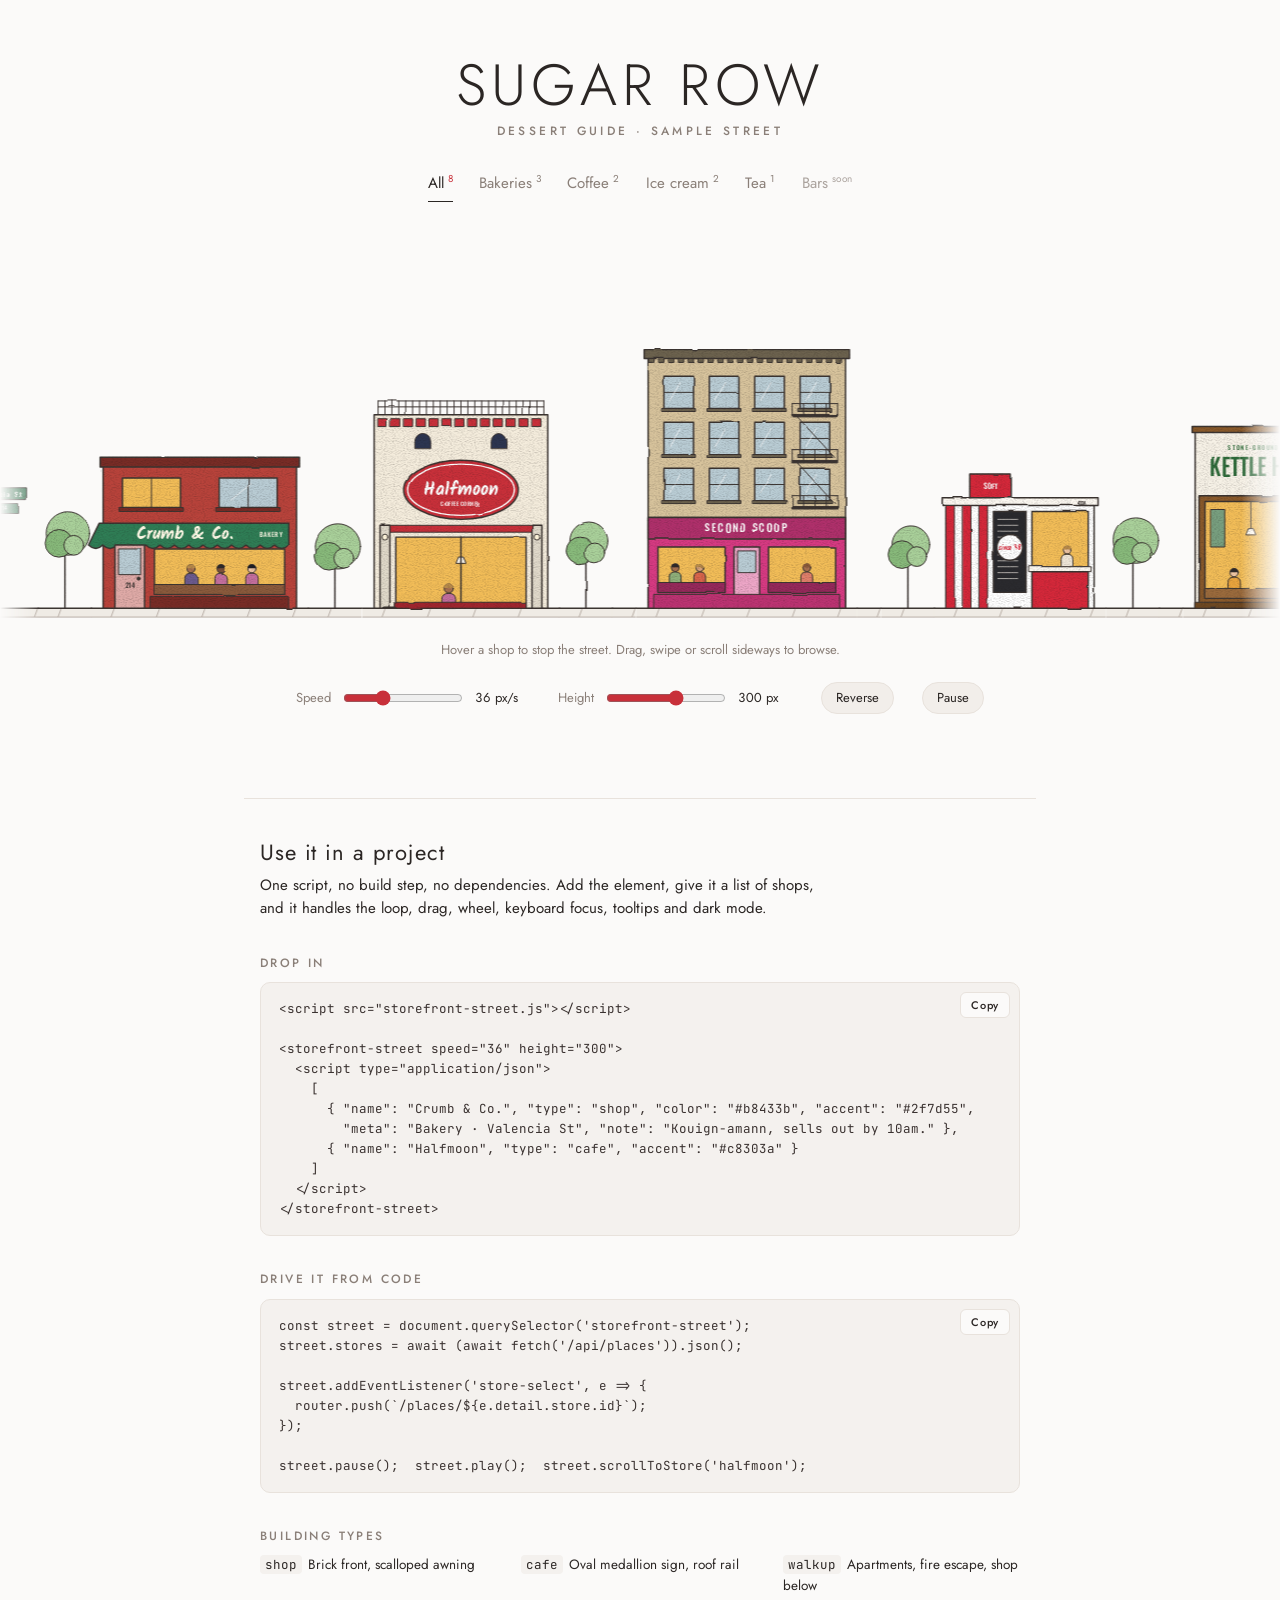
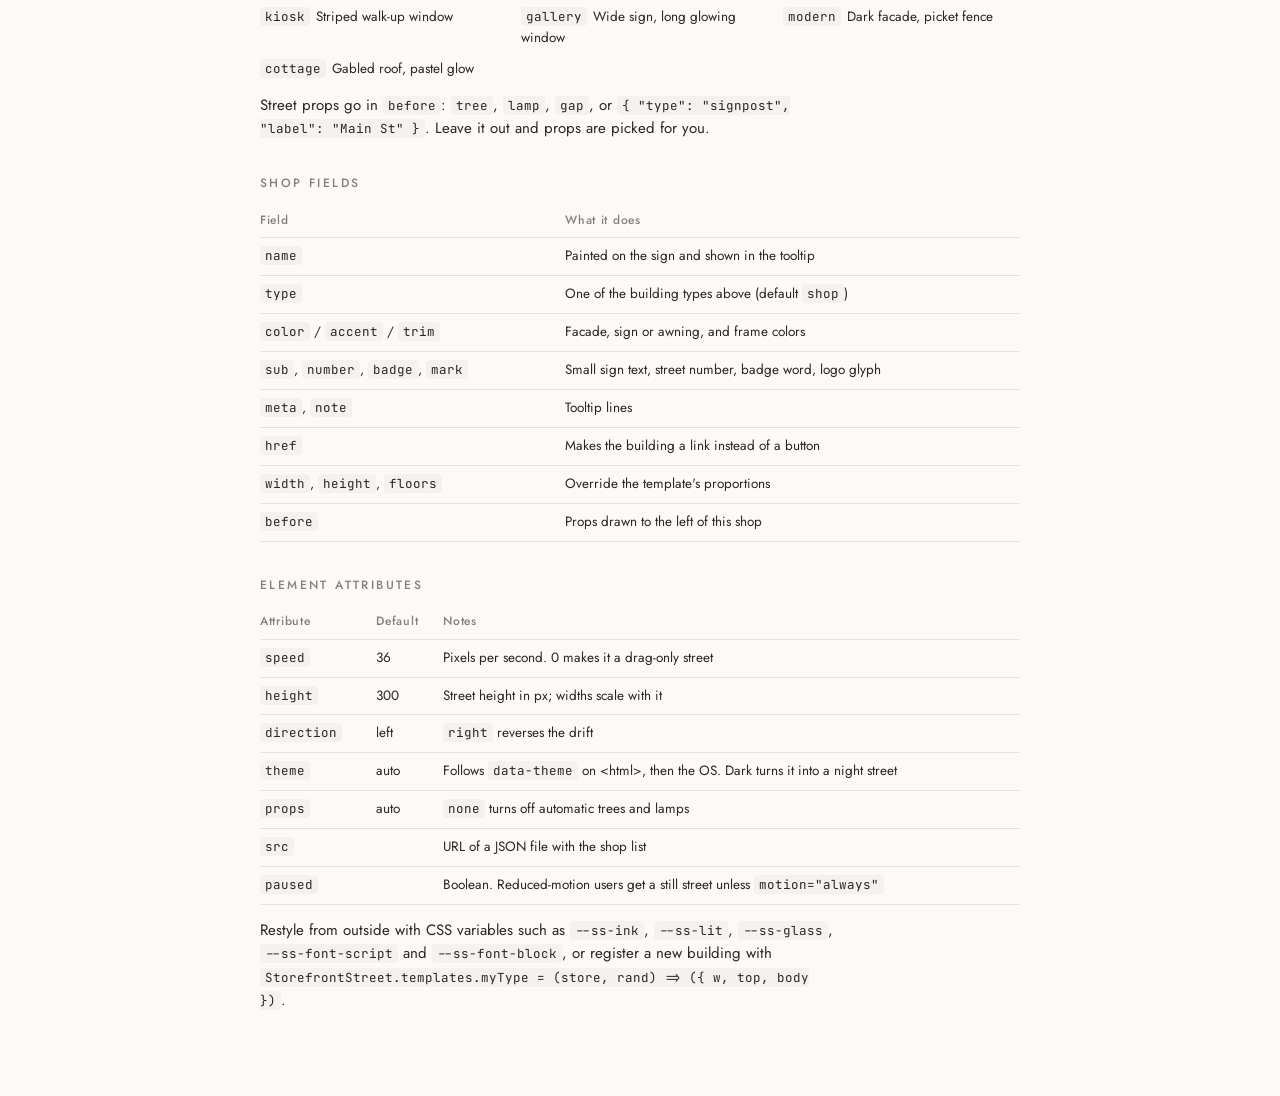
<file: assets/storefront-street/index.html>
<!doctype html><html><head><meta charset="utf-8"><meta name=viewport content="width=device-width,initial-scale=1,viewport-fit=cover"><style>:root{color-scheme:light;box-sizing:border-box;padding-top:env(safe-area-inset-top,0px);padding-bottom:env(safe-area-inset-bottom,0px)}html{scroll-padding-top:env(safe-area-inset-top,0px)}body{margin:0;padding:0;font:14px -apple-system,BlinkMacSystemFont,sans-serif;background:#fff;color:#000}img{max-width:100%}[hidden]:not([hidden=until-found i]){display:none!important}</style>
<title>Storefront Street</title>
<link rel="preconnect" href="https://fonts.googleapis.com">
<link rel="preconnect" href="https://fonts.gstatic.com" crossorigin>
<link rel="stylesheet" href="https://fonts.googleapis.com/css2?family=Jost:wght@300;400;500&family=Kalam:wght@700&family=Oswald:wght@500&family=JetBrains+Mono:wght@400&display=swap">
</head><body>
<style>
  /* Layout: a quiet centered masthead, a full-bleed street, then a narrow working column for controls and docs. */
  :root {
    --bg: #fbfaf9; --fg: #2b2624; --muted: #8a7f78; --line: #e8e2dc; --chip: #f2eeea;
    --accent: #c8303a; --code-bg: #f4f1ee; --code-fg: #3a3230;
    --f-display: 'Jost', 'Futura', 'Avenir Next', system-ui, sans-serif;
    --f-body: 'Jost', 'Avenir Next', system-ui, sans-serif;
    --f-mono: 'JetBrains Mono', ui-monospace, 'SF Mono', Menlo, monospace;
  }
  @media (prefers-color-scheme: dark) { :root:not([data-theme="light"]) {
    --bg: #16151b; --fg: #ece7e1; --muted: #9b928b; --line: #2e2c35; --chip: #23212a;
    --accent: #ff6b6b; --code-bg: #1f1d25; --code-fg: #e4ddd6; color-scheme: dark; } }
  :root[data-theme="dark"] {
    --bg: #16151b; --fg: #ece7e1; --muted: #9b928b; --line: #2e2c35; --chip: #23212a;
    --accent: #ff6b6b; --code-bg: #1f1d25; --code-fg: #e4ddd6; color-scheme: dark; }

  body { background: var(--bg); color: var(--fg); font: 400 15px/1.55 var(--f-body); }
  .col { max-width: 760px; margin: 0 auto; padding-left: max(16px, env(safe-area-inset-left, 0px)); padding-right: max(16px, env(safe-area-inset-right, 0px)); }

  header { text-align: center; padding-block: 56px 0; }
  h1 { font: 300 clamp(34px, 6.4vw, 58px)/1 var(--f-display); letter-spacing: .09em; margin: 0; text-wrap: balance; }
  .sub { margin-top: 8px; font-size: 12px; font-weight: 500; letter-spacing: .28em; text-transform: uppercase; color: var(--muted); }
  nav { display: flex; flex-wrap: wrap; justify-content: center; gap: 6px 26px; margin-top: 26px; }
  nav button { font: inherit; font-size: 15px; color: var(--muted); background: none; border: 0; padding: 4px 0 6px; cursor: pointer; border-bottom: 1.5px solid transparent; }
  nav button sup { font-size: 10px; margin-left: 4px; color: var(--muted); letter-spacing: .04em; }
  nav button[aria-pressed="true"] { color: var(--fg); border-bottom-color: var(--fg); }
  nav button[aria-pressed="true"] sup { color: var(--accent); }
  nav button:disabled { cursor: default; opacity: .7; }
  nav button:focus-visible, .ctl button:focus-visible, .copy:focus-visible { outline: 2px solid var(--accent); outline-offset: 3px; border-radius: 3px; }

  .street-wrap { margin-top: 120px; }
  storefront-street { --ss-font-ui: var(--f-body); --ss-focus: var(--accent); }
  .status { text-align: center; color: var(--muted); font-size: 13px; margin-top: 18px; min-height: 1.5em; }
  .status b { color: var(--fg); font-weight: 500; }

  .ctl { display: flex; flex-wrap: wrap; align-items: center; justify-content: center; gap: 14px 28px; margin-top: 22px; font-size: 13px; color: var(--muted); }
  .ctl label { display: flex; align-items: center; gap: 10px; }
  .ctl input[type=range] { width: 120px; accent-color: var(--accent); }
  .ctl output { font-variant-numeric: tabular-nums; color: var(--fg); min-width: 4.2em; }
  .ctl button { font: inherit; font-size: 13px; color: var(--fg); background: var(--chip); border: 1px solid var(--line); border-radius: 999px; padding: 5px 14px; cursor: pointer; }

  .docs { margin-top: 84px; padding-block: 40px 72px; border-top: 1px solid var(--line); }
  h2 { font: 400 22px/1.2 var(--f-display); letter-spacing: .04em; margin: 0 0 8px; }
  h3 { font: 500 12px/1.2 var(--f-body); letter-spacing: .2em; text-transform: uppercase; color: var(--muted); margin: 36px 0 12px; }
  p { margin: 0 0 12px; max-width: 64ch; }
  .codebox { position: relative; }
  pre { margin: 0; background: var(--code-bg); color: var(--code-fg); border: 1px solid var(--line); border-radius: 10px; padding: 16px 18px; overflow-x: auto; font: 12.5px/1.6 var(--f-mono); }
  .copy { position: absolute; top: 10px; right: 10px; font: 500 11px var(--f-body); letter-spacing: .06em; color: var(--fg); background: var(--bg); border: 1px solid var(--line); border-radius: 6px; padding: 4px 10px; cursor: pointer; }
  code { font: 12.5px var(--f-mono); background: var(--code-bg); padding: 1px 5px; border-radius: 4px; }
  .tbl { overflow-x: auto; }
  table { border-collapse: collapse; width: 100%; font-size: 13.5px; }
  th, td { text-align: left; padding: 8px 12px 8px 0; border-bottom: 1px solid var(--line); vertical-align: top; }
  th { font-weight: 500; color: var(--muted); font-size: 12px; letter-spacing: .06em; }
  td:first-child { white-space: nowrap; }
  .types { display: grid; grid-template-columns: repeat(auto-fill, minmax(200px, 1fr)); gap: 10px 24px; }
  .types div { font-size: 13.5px; }
  .types code { margin-right: 6px; }
  @media (max-width: 480px) { header { padding-block: 36px 0; } .street-wrap { margin-top: 110px; } }
</style>

<header class="col">
  <h1>SUGAR ROW</h1>
  <div class="sub">Dessert guide · sample street</div>
  <nav id="tabs" aria-label="Filter shops"></nav>
</header>

<div class="street-wrap">
  <storefront-street id="street" speed="36" height="300"></storefront-street>
</div>
<div class="col">
  <div class="status" id="status">Hover a shop to stop the street. Drag, swipe or scroll sideways to browse.</div>
  <div class="ctl">
    <label for="speed">Speed <input id="speed" type="range" min="0" max="120" value="36"><output id="speedOut">36 px/s</output></label>
    <label for="height">Height <input id="height" type="range" min="180" max="380" value="300"><output id="heightOut">300 px</output></label>
    <button type="button" id="dir">Reverse</button>
    <button type="button" id="pause" aria-pressed="false">Pause</button>
  </div>
</div>

<section class="col docs">
  <h2>Use it in a project</h2>
  <p>One script, no build step, no dependencies. Add the element, give it a list of shops, and it handles the loop, drag, wheel, keyboard focus, tooltips and dark mode.</p>

  <h3>Drop in</h3>
  <div class="codebox"><button class="copy" type="button" data-copy="snip1">Copy</button><pre id="snip1">&lt;script src="storefront-street.js"&gt;&lt;/script&gt;

&lt;storefront-street speed="36" height="300"&gt;
  &lt;script type="application/json"&gt;
    [
      { "name": "Crumb &amp; Co.", "type": "shop", "color": "#b8433b", "accent": "#2f7d55",
        "meta": "Bakery · Valencia St", "note": "Kouign-amann, sells out by 10am." },
      { "name": "Halfmoon", "type": "cafe", "accent": "#c8303a" }
    ]
  &lt;/script&gt;
&lt;/storefront-street&gt;</pre></div>

  <h3>Drive it from code</h3>
  <div class="codebox"><button class="copy" type="button" data-copy="snip2">Copy</button><pre id="snip2">const street = document.querySelector('storefront-street');
street.stores = await (await fetch('/api/places')).json();

street.addEventListener('store-select', e =&gt; {
  router.push(`/places/${e.detail.store.id}`);
});

street.pause();  street.play();  street.scrollToStore('halfmoon');</pre></div>

  <h3>Building types</h3>
  <div class="types">
    <div><code>shop</code>Brick front, scalloped awning</div>
    <div><code>cafe</code>Oval medallion sign, roof rail</div>
    <div><code>walkup</code>Apartments, fire escape, shop below</div>
    <div><code>kiosk</code>Striped walk-up window</div>
    <div><code>gallery</code>Wide sign, long glowing window</div>
    <div><code>modern</code>Dark facade, picket fence</div>
    <div><code>cottage</code>Gabled roof, pastel glow</div>
  </div>
  <p style="margin-top:14px">Street props go in <code>before</code>: <code>tree</code>, <code>lamp</code>, <code>gap</code>, or <code>{ "type": "signpost", "label": "Main St" }</code>. Leave it out and props are picked for you.</p>

  <h3>Shop fields</h3>
  <div class="tbl"><table>
    <thead><tr><th>Field</th><th>What it does</th></tr></thead>
    <tbody>
      <tr><td><code>name</code></td><td>Painted on the sign and shown in the tooltip</td></tr>
      <tr><td><code>type</code></td><td>One of the building types above (default <code>shop</code>)</td></tr>
      <tr><td><code>color</code> / <code>accent</code> / <code>trim</code></td><td>Facade, sign or awning, and frame colors</td></tr>
      <tr><td><code>sub</code>, <code>number</code>, <code>badge</code>, <code>mark</code></td><td>Small sign text, street number, badge word, logo glyph</td></tr>
      <tr><td><code>meta</code>, <code>note</code></td><td>Tooltip lines</td></tr>
      <tr><td><code>href</code></td><td>Makes the building a link instead of a button</td></tr>
      <tr><td><code>width</code>, <code>height</code>, <code>floors</code></td><td>Override the template's proportions</td></tr>
      <tr><td><code>before</code></td><td>Props drawn to the left of this shop</td></tr>
    </tbody>
  </table></div>

  <h3>Element attributes</h3>
  <div class="tbl"><table>
    <thead><tr><th>Attribute</th><th>Default</th><th>Notes</th></tr></thead>
    <tbody>
      <tr><td><code>speed</code></td><td>36</td><td>Pixels per second. 0 makes it a drag-only street</td></tr>
      <tr><td><code>height</code></td><td>300</td><td>Street height in px; widths scale with it</td></tr>
      <tr><td><code>direction</code></td><td>left</td><td><code>right</code> reverses the drift</td></tr>
      <tr><td><code>theme</code></td><td>auto</td><td>Follows <code>data-theme</code> on &lt;html&gt;, then the OS. Dark turns it into a night street</td></tr>
      <tr><td><code>props</code></td><td>auto</td><td><code>none</code> turns off automatic trees and lamps</td></tr>
      <tr><td><code>src</code></td><td></td><td>URL of a JSON file with the shop list</td></tr>
      <tr><td><code>paused</code></td><td></td><td>Boolean. Reduced-motion users get a still street unless <code>motion="always"</code></td></tr>
    </tbody>
  </table></div>
  <p style="margin-top:14px">Restyle from outside with CSS variables such as <code>--ss-ink</code>, <code>--ss-lit</code>, <code>--ss-glass</code>, <code>--ss-font-script</code> and <code>--ss-font-block</code>, or register a new building with <code>StorefrontStreet.templates.myType = (store, rand) =&gt; ({ w, top, body })</code>.</p>
</section>

<script src="./storefront-street.js"></script>
<script>
(() => {
  const STORES = [{"id": "crumb", "name": "Crumb & Co.", "type": "shop", "category": "Bakeries", "color": "#b8433b", "accent": "#2f7d55", "sub": "BAKERY", "number": "214", "meta": "Bakery · Valencia St", "note": "Kouign-amann that sells out by 10am.", "before": [{"type": "signpost", "label": "Valencia St", "sub": "No. 214"}, "tree"]}, {"id": "halfmoon", "name": "Halfmoon", "type": "cafe", "category": "Coffee", "color": "#f4ecdc", "accent": "#c8303a", "sub": "COFFEE CORNER", "meta": "Cafe · 18th St", "note": "Cardamom bun and a cortado. Window seat if you can get it."}, {"id": "second-scoop", "name": "Second Scoop", "type": "walkup", "category": "Ice cream", "color": "#d7c39c", "accent": "#d63a82", "meta": "Creamery · Mission", "note": "Black sesame swirl. Line moves faster than it looks."}, {"id": "little-freezer", "name": "Little Freezer", "short": "SOFT", "type": "kiosk", "category": "Ice cream", "accent": "#d4283a", "badge": "since 98", "number": "432A", "meta": "Soft serve window · Clement St", "note": "Ube twist in a cone. Cash and card."}, {"id": "kettle", "name": "Kettle House", "type": "gallery", "category": "Tea", "accent": "#2f6b3a", "sub": "Stone-ground matcha", "mark": "茶", "meta": "Tea room · Japantown", "note": "Ceremonial matcha and a hojicha soft serve."}, {"id": "night-owl", "name": "NIGHT OWL", "type": "modern", "category": "Bakeries", "color": "#3a3a42", "accent": "#c98a3c", "meta": "Late bakery · Divisadero", "note": "Open till midnight. Get the miso cookie warm."}, {"id": "petal", "name": "Petal Mochi", "type": "cottage", "category": "Bakeries", "accent": "#8b4a2f", "trim": "#5a3b33", "glow": "#e7a8e0", "sub": "MOCHI & DAIFUKU", "badge": "open", "meta": "Mochi shop · Sunset", "note": "Strawberry daifuku, seasonal only."}, {"id": "rise", "name": "Rise Doughnuts", "type": "shop", "category": "Coffee", "color": "#e9e2d4", "accent": "#3d6fa8", "sub": "& COFFEE", "number": "77", "signColor": "#ffffff", "meta": "Doughnuts · Noe Valley", "note": "Brown butter old-fashioned with drip coffee."}];
  const street = document.getElementById('street');
  const status = document.getElementById('status');
  const tabs = document.getElementById('tabs');
  if (innerWidth < 520) { street.setAttribute('height', '230'); }
  street.stores = STORES;

  const cats = ['All', ...new Set(STORES.map(s => s.category))];
  const count = c => c === 'All' ? STORES.length : STORES.filter(s => s.category === c).length;
  let current = 'All';
  try { const saved = localStorage.getItem('sugarrow-tab'); if (saved && cats.includes(saved)) current = saved; } catch (_) {}
  function drawTabs() {
    tabs.innerHTML = cats.map(c => `<button type="button" aria-pressed="${c === current}" data-c="${c}">${c}<sup>${count(c)}</sup></button>`).join('')
      + `<button type="button" disabled>Bars<sup>soon</sup></button>`;
  }
  function apply() {
    street.stores = current === 'All' ? STORES : STORES.filter(s => s.category === current);
    drawTabs();
  }
  tabs.addEventListener('click', e => {
    const b = e.target.closest('button[data-c]'); if (!b) return;
    current = b.dataset.c; apply();
    try { localStorage.setItem('sugarrow-tab', current); } catch (_) {}
  });
  apply();

  street.addEventListener('store-select', e => {
    const s = e.detail.store;
    status.innerHTML = '';
    const b = document.createElement('b'); b.textContent = s.name;
    status.append(b, document.createTextNode(` · ${s.meta || ''} · ${s.note || ''}`));
  });

  const speed = document.getElementById('speed'), speedOut = document.getElementById('speedOut');
  speed.addEventListener('input', () => { street.setAttribute('speed', speed.value); speedOut.textContent = speed.value + ' px/s'; });
  const height = document.getElementById('height'), heightOut = document.getElementById('heightOut');
  height.value = street.getAttribute('height'); heightOut.textContent = height.value + ' px';
  height.addEventListener('change', () => street.setAttribute('height', height.value));
  height.addEventListener('input', () => { heightOut.textContent = height.value + ' px'; });
  document.getElementById('dir').addEventListener('click', () => {
    street.setAttribute('direction', street.getAttribute('direction') === 'right' ? 'left' : 'right');
  });
  const pauseBtn = document.getElementById('pause');
  pauseBtn.addEventListener('click', () => {
    const on = pauseBtn.getAttribute('aria-pressed') !== 'true';
    pauseBtn.setAttribute('aria-pressed', on); pauseBtn.textContent = on ? 'Play' : 'Pause';
    on ? street.pause() : street.play();
  });

  document.querySelectorAll('.copy').forEach(btn => btn.addEventListener('click', () => {
    const pre = document.getElementById(btn.dataset.copy);
    const done = () => { btn.textContent = 'Copied'; setTimeout(() => (btn.textContent = 'Copy'), 1400); };
    const fallback = () => { const r = document.createRange(); r.selectNodeContents(pre); const s = getSelection(); s.removeAllRanges(); s.addRange(r); btn.textContent = 'Selected'; };
    try { navigator.clipboard.writeText(pre.textContent).then(done, fallback); } catch (_) { fallback(); }
  }));

  // Re-render once web fonts land so sign lettering measures correctly.
  document.fonts?.ready.then(() => { street.stores = street.stores; });
})();
</script>

</body></html>
</file>
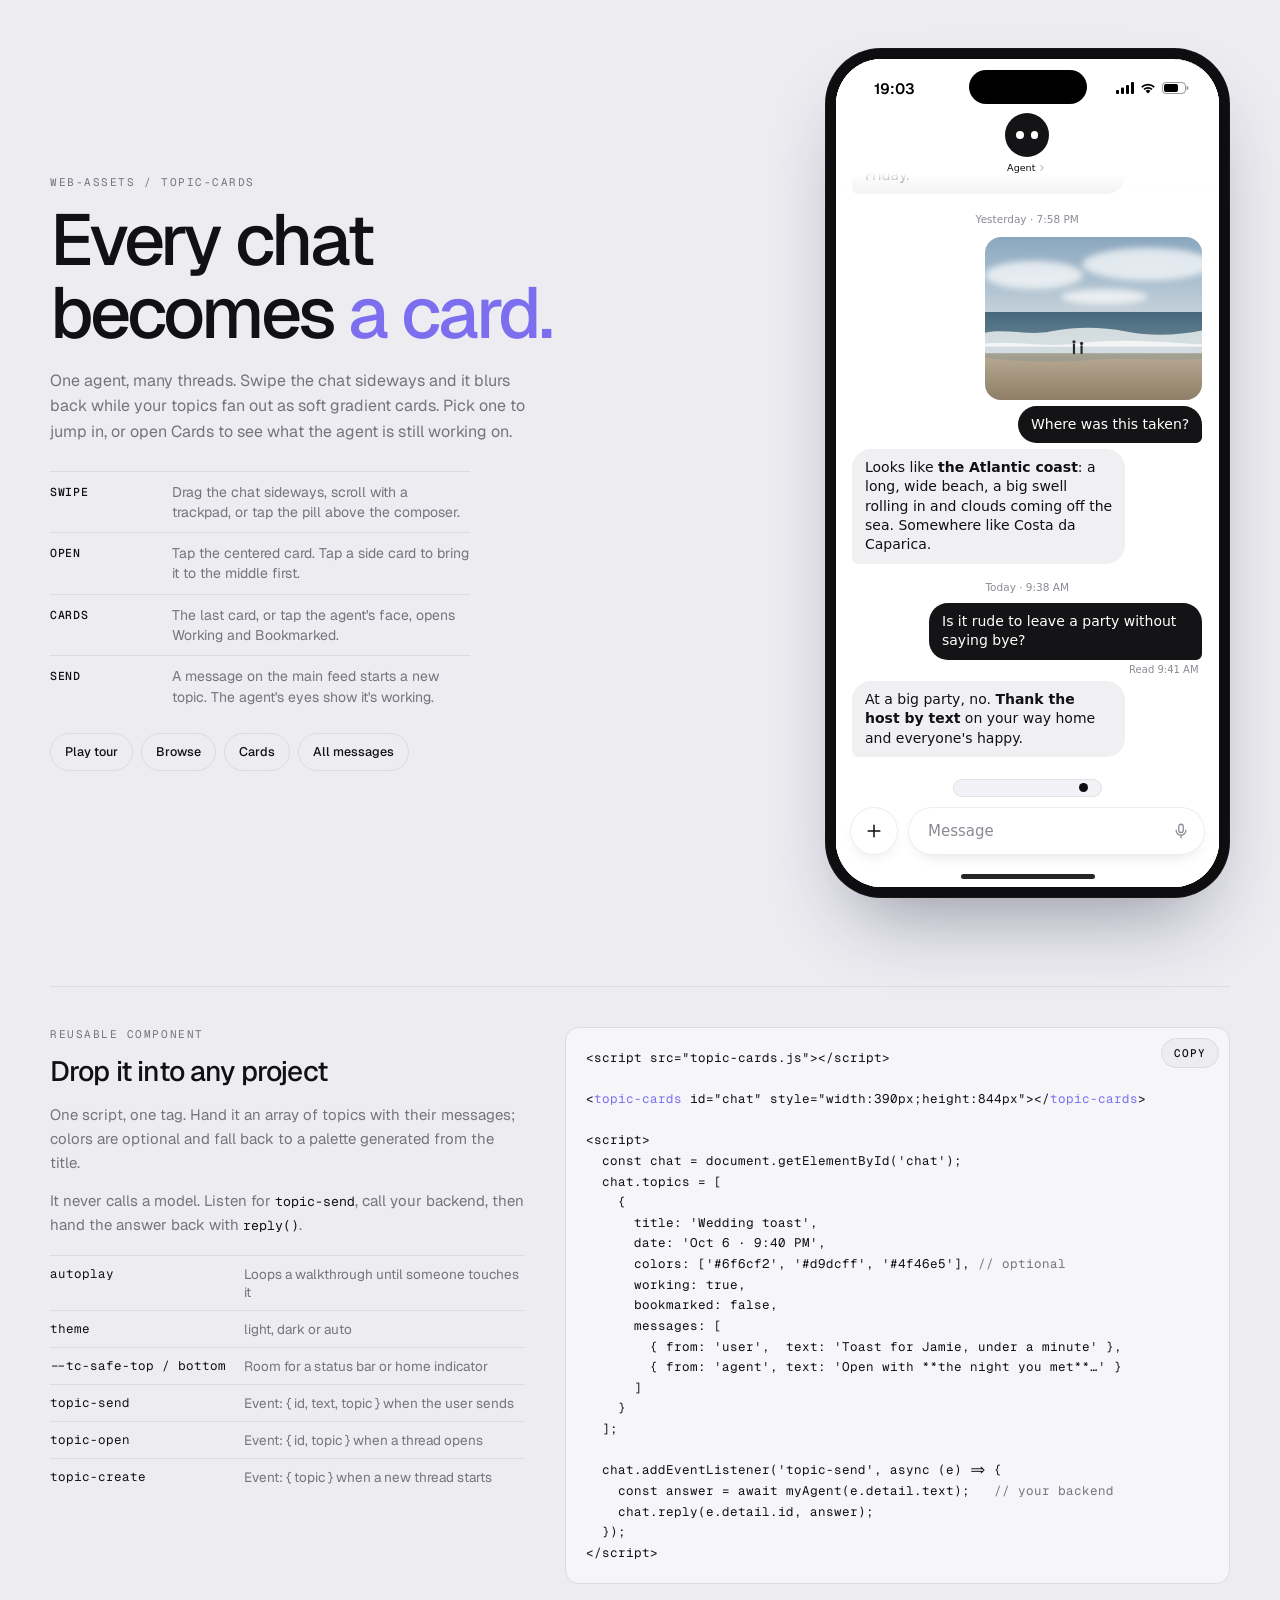
<file: assets/topic-cards/index.html>
<!doctype html><html><head><meta charset="utf-8"><meta name=viewport content="width=device-width,initial-scale=1,viewport-fit=cover"><style>:root{color-scheme:light;box-sizing:border-box;padding-top:env(safe-area-inset-top,0px);padding-bottom:env(safe-area-inset-bottom,0px)}html{scroll-padding-top:env(safe-area-inset-top,0px)}body{margin:0;padding:0;font:14px -apple-system,BlinkMacSystemFont,sans-serif;background:#fff;color:#000}img{max-width:100%}[hidden]:not([hidden=until-found i]){display:none!important}</style>
<title>Topic Cards</title>
<meta name="claude:viewport-fit-sides" content="cover">
<link rel="preconnect" href="https://fonts.googleapis.com">
<link rel="preconnect" href="https://fonts.gstatic.com" crossorigin>
<link rel="stylesheet" href="https://fonts.googleapis.com/css2?family=Geist:wght@400;500;600&family=Geist+Mono:wght@400;500&display=swap">
</head><body>
<style>
  /* Layout: headline + notes on the left, the phone as the live object on the right, usage below */
  :root{
    --bg:#ececf1; --fg:#111114; --muted:#75747f; --line:#dcdbe3; --accent:#7d6ef0; --code-bg:#f6f6f9; --frame:#0e0e10;
    --font:"Geist",ui-sans-serif,system-ui,-apple-system,"Segoe UI",sans-serif;
    --mono:"Geist Mono",ui-monospace,SFMono-Regular,Menlo,monospace;
  }
  @media (prefers-color-scheme: dark){ :root:not([data-theme="light"]){ --bg:#101013; --fg:#f2f1f7; --muted:#8f8d9c; --line:#26252e; --accent:#a79cf5; --code-bg:#17161d; --frame:#2a2a30; color-scheme:dark } }
  :root[data-theme="dark"]{ --bg:#101013; --fg:#f2f1f7; --muted:#8f8d9c; --line:#26252e; --accent:#a79cf5; --code-bg:#17161d; --frame:#2a2a30; color-scheme:dark }
  body{background:var(--bg); color:var(--fg); font-family:var(--font)}
  .wrap{max-width:1180px; margin:0 auto; padding-block:48px 72px; padding-left:max(16px, env(safe-area-inset-left, 0px)); padding-right:max(16px, env(safe-area-inset-right, 0px))}
  .cap{font-family:var(--mono); font-size:11px; letter-spacing:.14em; text-transform:uppercase; color:var(--muted)}
  .hero{display:grid; grid-template-columns:minmax(0,1fr) auto; gap:40px 64px; align-items:center}
  h1{margin:14px 0 18px; font-weight:500; font-size:clamp(40px,6vw,72px); line-height:1.02; letter-spacing:-.045em; text-wrap:balance}
  h1 span{color:var(--accent)}
  .lede{color:var(--muted); font-size:16px; line-height:1.6; max-width:44ch; margin:0 0 26px}
  .keys{display:grid; gap:10px; max-width:420px; margin:0; padding:0; list-style:none}
  .keys li{display:grid; grid-template-columns:110px minmax(0,1fr); gap:12px; font-size:14px; line-height:1.45; padding-top:10px; border-top:1px solid var(--line)}
  .keys b{font-family:var(--mono); font-weight:500; font-size:11.5px; letter-spacing:.06em; text-transform:uppercase; color:var(--fg); padding-top:2px}
  .keys span{color:var(--muted)}
  .ctrls{display:flex; flex-wrap:wrap; gap:8px; margin-top:26px}
  .btn{font:500 12.5px var(--font); color:var(--fg); background:transparent; border:1px solid var(--line); border-radius:999px; padding:9px 14px; cursor:pointer; min-height:38px}
  .btn:hover{border-color:var(--fg)}
  .btn:focus-visible{outline:2px solid var(--accent); outline-offset:2px}

  .phone{position:relative; width:min(390px, calc((100vh - 72px) * .462)); min-width:300px; max-width:100%; aspect-ratio:390/844; border-radius:56px; background:var(--frame); padding:11px; box-shadow:0 40px 80px -30px rgba(30,30,60,.45), 0 0 0 1px rgba(255,255,255,.04) inset; justify-self:center}
  .phone .glass{position:relative; width:100%; height:100%; border-radius:46px; overflow:hidden; background:#fff}
  .status{position:absolute; inset:0 0 auto; height:50px; z-index:30; display:flex; justify-content:space-between; align-items:center; padding:4px 30px 0 38px; font:600 15px -apple-system,BlinkMacSystemFont,var(--font); color:#000; pointer-events:none}
  .island{position:absolute; left:50%; top:11px; width:118px; height:34px; margin-left:-59px; border-radius:20px; background:#000; z-index:31}
  .icons{display:flex; gap:6px; align-items:center}
  .icons svg{height:12px; width:auto}
  .home{position:absolute; bottom:8px; left:50%; width:134px; height:5px; margin-left:-67px; border-radius:3px; background:#000; z-index:31; opacity:.85; pointer-events:none}
  topic-cards{--tc-safe-top:48px; --tc-safe-bottom:18px; min-height:0}

  section.use{margin-top:88px; padding-top:40px; border-top:1px solid var(--line); display:grid; grid-template-columns:minmax(0,1fr) minmax(0,1.4fr); gap:40px}
  h2{margin:12px 0 14px; font-weight:500; font-size:28px; letter-spacing:-.03em}
  .use p{color:var(--muted); line-height:1.6; font-size:15px; max-width:56ch; margin:0 0 14px}
  .use code{font-family:var(--mono); font-size:.88em; color:var(--fg)}
  .codebox{position:relative; background:var(--code-bg); border:1px solid var(--line); border-radius:14px; min-width:0}
  .codebox pre{margin:0; padding:20px; overflow-x:auto; font-family:var(--mono); font-size:12.5px; line-height:1.65; color:var(--fg)}
  .codebox .k{color:var(--accent)} .codebox .c{color:var(--muted)}
  .copy{position:absolute; top:10px; right:10px; font:500 11px var(--mono); letter-spacing:.1em; text-transform:uppercase; background:var(--bg); color:var(--fg); border:1px solid var(--line); border-radius:999px; padding:7px 12px; cursor:pointer}
  table{width:100%; border-collapse:collapse; font-size:13.5px; margin-top:18px}
  td{padding:9px 0; border-top:1px solid var(--line); vertical-align:top}
  td:first-child{font-family:var(--mono); font-size:12.5px; white-space:nowrap; padding-right:18px}
  td:last-child{color:var(--muted)}
  @media (max-width:880px){ .hero{grid-template-columns:minmax(0,1fr)} section.use{grid-template-columns:minmax(0,1fr)} .phone{border-radius:48px} .phone .glass{border-radius:38px} }
</style>

<div class="wrap">
  <div class="hero">
    <div>
      <div class="cap">web-assets / topic-cards</div>
      <h1>Every chat becomes <span>a card.</span></h1>
      <p class="lede">One agent, many threads. Swipe the chat sideways and it blurs back while your topics fan out as soft gradient cards. Pick one to jump in, or open Cards to see what the agent is still working on.</p>
      <ul class="keys">
        <li><b>Swipe</b><span>Drag the chat sideways, scroll with a trackpad, or tap the pill above the composer.</span></li>
        <li><b>Open</b><span>Tap the centered card. Tap a side card to bring it to the middle first.</span></li>
        <li><b>Cards</b><span>The last card, or tap the agent's face, opens Working and Bookmarked.</span></li>
        <li><b>Send</b><span>A message on the main feed starts a new topic. The agent's eyes show it's working.</span></li>
      </ul>
      <div class="ctrls">
        <button class="btn" type="button" data-do="tour">Play tour</button>
        <button class="btn" type="button" data-do="browse">Browse</button>
        <button class="btn" type="button" data-do="cards">Cards</button>
        <button class="btn" type="button" data-do="all">All messages</button>
      </div>
    </div>

    <div class="phone">
      <div class="glass">
        <div class="status" aria-hidden="true"><span>19:03</span><span class="icons">
          <svg viewBox="0 0 18 12"><rect x="0" y="8" width="3" height="4" rx="1"/><rect x="5" y="5.5" width="3" height="6.5" rx="1"/><rect x="10" y="3" width="3" height="9" rx="1"/><rect x="15" y="0" width="3" height="12" rx="1"/></svg>
          <svg viewBox="0 0 16 12"><path d="M8 11.5 5.6 9a3.4 3.4 0 0 1 4.8 0z"/><path d="M3.4 6.8a6.5 6.5 0 0 1 9.2 0l-1.3 1.3a4.7 4.7 0 0 0-6.6 0z"/><path d="M1.1 4.5a9.8 9.8 0 0 1 13.8 0l-1.3 1.3a8 8 0 0 0-11.2 0z"/></svg>
          <svg viewBox="0 0 27 12"><rect x=".5" y=".5" width="23" height="11" rx="3.5" fill="none" stroke="currentColor" opacity=".4"/><rect x="2" y="2" width="14" height="8" rx="2"/><rect x="24.5" y="4" width="1.8" height="4" rx="1" opacity=".4"/></svg>
        </span></div>
        <div class="island" aria-hidden="true"></div>
        <topic-cards id="tc" autoplay aria-label="Topic cards demo"></topic-cards>
        <div class="home" aria-hidden="true"></div>
      </div>
    </div>
  </div>

  <section class="use">
    <div>
      <div class="cap">Reusable component</div>
      <h2>Drop it into any project</h2>
      <p>One script, one tag. Hand it an array of topics with their messages; colors are optional and fall back to a palette generated from the title.</p>
      <p>It never calls a model. Listen for <code>topic-send</code>, call your backend, then hand the answer back with <code>reply()</code>.</p>
      <table>
        <tr><td>autoplay</td><td>Loops a walkthrough until someone touches it</td></tr>
        <tr><td>theme</td><td>light, dark or auto</td></tr>
        <tr><td>--tc-safe-top / bottom</td><td>Room for a status bar or home indicator</td></tr>
        <tr><td>topic-send</td><td>Event: { id, text, topic } when the user sends</td></tr>
        <tr><td>topic-open</td><td>Event: { id, topic } when a thread opens</td></tr>
        <tr><td>topic-create</td><td>Event: { topic } when a new thread starts</td></tr>
      </table>
    </div>
    <div class="codebox">
      <button class="copy" id="copy" type="button">Copy</button>
<pre id="snippet">&lt;script src="topic-cards.js"&gt;&lt;/script&gt;

&lt;<span class="k">topic-cards</span> id="chat" style="width:390px;height:844px"&gt;&lt;/<span class="k">topic-cards</span>&gt;

&lt;script&gt;
  const chat = document.getElementById('chat');
  chat.topics = [
    {
      title: 'Wedding toast',
      date: 'Oct 6 · 9:40 PM',
      colors: ['#6f6cf2', '#d9dcff', '#4f46e5'], <span class="c">// optional</span>
      working: true,
      bookmarked: false,
      messages: [
        { from: 'user',  text: 'Toast for Jamie, under a minute' },
        { from: 'agent', text: 'Open with **the night you met**…' }
      ]
    }
  ];

  chat.addEventListener('topic-send', async (e) =&gt; {
    const answer = await myAgent(e.detail.text);   <span class="c">// your backend</span>
    chat.reply(e.detail.id, answer);
  });
&lt;/script&gt;</pre>
    </div>
  </section>
</div>

<script src="./topic-cards.js"></script>
<script>
(() => {
  // a small seascape so the demo has a "photo" without loading anything
  const beach = 'data:image/svg+xml,' + encodeURIComponent(`<svg xmlns="http://www.w3.org/2000/svg" viewBox="0 0 400 300" preserveAspectRatio="xMidYMid slice">
    <defs><linearGradient id="s" x1="0" y1="0" x2="0" y2="1"><stop offset="0" stop-color="#8aa7bf"/><stop offset=".55" stop-color="#cfd9df"/><stop offset="1" stop-color="#e6e4dc"/></linearGradient>
    <linearGradient id="w" x1="0" y1="0" x2="0" y2="1"><stop offset="0" stop-color="#47677e"/><stop offset="1" stop-color="#6f8d97"/></linearGradient>
    <linearGradient id="d" x1="0" y1="0" x2="0" y2="1"><stop offset="0" stop-color="#b9ab95"/><stop offset="1" stop-color="#8e7e68"/></linearGradient>
    <filter id="b"><feGaussianBlur stdDeviation="6"/></filter></defs>
    <rect width="400" height="300" fill="url(#s)"/>
    <g filter="url(#b)" fill="#fff" opacity=".7"><ellipse cx="90" cy="70" rx="90" ry="26"/><ellipse cx="300" cy="50" rx="120" ry="30"/><ellipse cx="220" cy="110" rx="80" ry="14"/></g>
    <rect y="138" width="400" height="80" fill="url(#w)"/>
    <path d="M0 176c40-8 80 6 120-2s90-10 140 0 100 6 140-2v30H0z" fill="#e9eeef" opacity=".85"/>
    <path d="M0 196c50-6 110 8 170 0s120-6 230 2v18H0z" fill="#fff" opacity=".7"/>
    <rect y="214" width="400" height="86" fill="url(#d)"/>
    <path d="M0 214h400v10c-60 6-140-4-200 2S50 230 0 222z" fill="#7d8f8f" opacity=".35"/>
    <g fill="#2b2a28"><rect x="162" y="196" width="4" height="20" rx="2"/><circle cx="164" cy="193" r="3"/><rect x="176" y="199" width="4" height="17" rx="2"/><circle cx="178" cy="196" r="3"/></g>
  </svg>`);

  const topics = [
    { title: 'Party exit', date: 'Today · 9:38 AM', colors: ['#b25ad8', '#ecc6ff', '#7f3fc4'], bookmarked: false,
      messages: [ { from: 'user', text: 'Is it rude to leave a party without saying bye?', read: 'Read 9:41 AM' },
        { from: 'agent', text: 'At a big party, no. **Thank the host by text** on your way home and everyone\'s happy.' } ] },
    { title: 'Where is this', date: 'Yesterday · 7:58 PM', colors: ['#6b8b96', '#cddde0', '#3f5f6e'],
      messages: [ { from: 'user', image: beach, alt: 'Beach with surf' }, { from: 'user', text: 'Where was this taken?' },
        { from: 'agent', text: 'Looks like **the Atlantic coast**: a long, wide beach, a big swell rolling in and clouds coming off the sea. Somewhere like Costa da Caparica.' } ] },
    { title: 'Landlord', date: 'Oct 11 · 4:15 PM', colors: ['#f08a4b', '#ffd2ac', '#e0663a'],
      messages: [ { from: 'user', text: 'Boiler\'s been broken 2 weeks. How do I chase my landlord?' },
        { from: 'agent', text: 'Keep it short and dated: the date you first reported it, that it\'s **still broken**, and a request for a fix by Friday.' } ] },
    { title: 'Next book', date: 'Oct 10 · 11:46 PM', colors: ['#8fbf3a', '#e2f3b0', '#5f8f22'], working: true,
      messages: [ { from: 'user', text: 'I loved Project Hail Mary, what next?' },
        { from: 'agent', text: '**Children of Time** by Adrian Tchaikovsky. Same sense of wonder, with spiders.', ref: { title: 'Children of Time', meta: 'Book · Adrian Tchaikovsky' } } ] },
    { title: 'Running', date: 'Oct 9 · 6:20 AM', colors: ['#4f86f0', '#cfe0ff', '#2f5fd0'],
      messages: [ { from: 'user', text: 'Can I go from couch to 10k by March?' },
        { from: 'agent', text: 'Yes, comfortably. **Three runs a week**, one of them long, and add 10% a week.' } ] },
    { title: 'Bills', date: 'Oct 8 · 8:03 AM', colors: ['#8d63f2', '#dccbff', '#6a3fe0'],
      messages: [ { from: 'user', attachment: { kind: 'doc' } }, { from: 'user', text: 'Why is this so high?' },
        { from: 'agent', text: 'You moved to a **variable tariff in August**. The unit rate went from 24p to 31p. Switching back saves about £18 a month.' } ] },
    { title: 'Wedding toast', date: 'Oct 6 · 9:40 PM', colors: ['#6f6cf2', '#d9dcff', '#4f46e5'], working: true,
      messages: [ { from: 'user', text: 'Help me write a toast for Jamie\'s wedding, under a minute' },
        { from: 'agent', text: 'Open with **the night you two met at the bus stop**, say one thing you love about each of them, and finish with the glasses up.' } ] },
    { title: 'Lisbon', date: 'Oct 5 · 1:12 PM', colors: ['#ee8fae', '#ffdbe6', '#d0567f'], bookmarked: true,
      messages: [ { from: 'user', text: 'Plan 3 days in Lisbon, not too packed' },
        { from: 'agent', text: '**Day 1:** Alfama on foot, lunch at a tasca, sunset at Senhora do Monte. **Day 2:** Belém, then LX Factory. **Day 3:** Sintra by train.' } ] },
    { title: 'Monstera', date: 'Oct 3 · 10:05 PM', colors: ['#f0a03c', '#ffe1b0', '#c9772a'],
      messages: [ { from: 'user', text: 'Leaves going yellow. I water every 3 days' },
        { from: 'agent', text: 'That\'s overwatering. Let **the top 5 cm of soil dry out** before you water again, and move it away from the radiator.' } ] },
    { title: 'Road trip', date: 'Oct 2 · 7:30 AM', colors: ['#3d8bf2', '#cfe6ff', '#1f63c9'], bookmarked: true,
      messages: [ { from: 'user', text: 'Best route from London to the Lakes with a dog?' },
        { from: 'agent', text: 'The M6 is fastest, but **break at Tebay services**: big dog field, great farm shop.' } ] },
    { title: 'Mum\'s 60th', date: 'Sep 28 · 6:15 PM', colors: ['#3fae7a', '#cdf0dc', '#1f8a5a'], bookmarked: true,
      messages: [ { from: 'user', text: 'Gift ideas for mum\'s 60th, she likes gardening' },
        { from: 'agent', text: 'A **first edition of a book from her birth year**, plus a packet of seeds for each decade. Small, personal, keeps growing.' } ] },
  ];

  const tc = document.getElementById('tc');
  tc.agent = { name: 'Agent' };
  tc.topics = topics;

  // the demo's stand-in "agent": a canned answer after a short think
  tc.addEventListener('topic-send', (e) => {
    const { id, text } = e.detail;
    setTimeout(() => tc.reply(id, `On it. This lives in its own card now, so you can **pick it up from Cards** any time.`), 1600);
  });

  document.querySelectorAll('[data-do]').forEach((b) => b.addEventListener('click', () => {
    const d = b.dataset.do;
    if (d === 'tour') tc.tour();
    else { tc.stopTour(); if (d === 'browse') tc.browse(); else if (d === 'cards') tc.showCards(); else tc.open('all'); }
  }));

  const copy = document.getElementById('copy');
  copy.addEventListener('click', () => {
    const text = document.getElementById('snippet').innerText;
    const done = (t) => { copy.textContent = t; setTimeout(() => (copy.textContent = 'Copy'), 1400); };
    try { navigator.clipboard.writeText(text).then(() => done('Copied'), () => { const r = document.createRange(); r.selectNodeContents(document.getElementById('snippet')); getSelection().removeAllRanges(); getSelection().addRange(r); done('Selected'); }); } catch (e) { done('Select it'); }
  });
})();
</script>
</body></html>
</file>
<file: assets/catalog-tree/catalog-tree.css>
/* catalog-tree v1.0
   Branching category tree that fans out into a scattered field of thumbnails.
   Theme it by overriding the --ct-* tokens on the host element or :root. */

.ct-host {
  --ct-bg: #fbfbfa;
  --ct-text: #141414;
  --ct-muted: #a9a9a6;
  --ct-count: #b8b8b4;
  --ct-pill-bg: #ffffff;
  --ct-pill-border: #e6e6e3;
  --ct-pill-border-active: #141414;
  --ct-line: #cfcfcb;
  --ct-line-hot: #141414;
  --ct-trunk: #d9d9d5;
  --ct-thumb-bg: #ecebe7;
  --ct-shadow: 0 10px 30px -12px rgba(20, 20, 20, 0.28);
  --ct-stage-bg: #e6e5df;
  --ct-overlay: rgba(251, 251, 250, 0.55);
  --ct-radius: 3px;
  --ct-font: inherit;

  position: relative;
  overflow: hidden;
  background: var(--ct-bg);
  color: var(--ct-text);
  font-family: var(--ct-font);
  -webkit-tap-highlight-color: transparent;
  transition: filter 0.5s cubic-bezier(.2,.7,.2,1), opacity 0.5s;
}

.ct-host.ct-blurred,
.ct-blur-target.ct-blurred {
  filter: blur(18px);
  opacity: 0.7;
}

.ct-lines {
  position: absolute;
  inset: 0;
  width: 100%;
  height: 100%;
  pointer-events: none;
  overflow: visible;
}
.ct-lines path {
  fill: none;
  stroke: var(--ct-line);
  stroke-width: 0.8;
  vector-effect: non-scaling-stroke;
  transition: stroke 0.25s, stroke-width 0.25s;
}
.ct-lines .ct-trunk path { stroke: var(--ct-trunk); stroke-width: 1; }
.ct-lines .ct-trunk path.is-active { stroke: var(--ct-line); }
.ct-lines path.is-hot { stroke: var(--ct-line-hot); stroke-width: 1.3; }

/* Nodes (pills) */
.ct-node {
  position: absolute;
  left: 0;
  top: 0;
  display: inline-flex;
  align-items: baseline;
  gap: 0.5em;
  padding: 0.5em 0.75em;
  font: inherit;
  font-size: 15px;
  line-height: 1;
  letter-spacing: -0.005em;
  white-space: nowrap;
  color: var(--ct-muted);
  background: var(--ct-pill-bg);
  border: 1px solid var(--ct-pill-border);
  border-radius: 8px;
  z-index: 3;
  transition: color 0.3s, border-color 0.3s, transform 0.2s;
}
.ct-node .ct-count {
  font-size: 0.62em;
  color: var(--ct-count);
  font-variant-numeric: tabular-nums;
  transform: translateY(-0.1em);
}
.ct-node.ct-root { color: var(--ct-text); cursor: default; }
button.ct-node { cursor: pointer; }
button.ct-node:hover { color: var(--ct-text); }
.ct-node.is-active {
  color: var(--ct-text);
  border-color: var(--ct-pill-border-active);
}
.ct-node:focus-visible,
.ct-item:focus-visible,
.ct-lb button:focus-visible {
  outline: 2px solid var(--ct-line-hot);
  outline-offset: 2px;
}

/* Thumbnails */
.ct-field { position: absolute; inset: 0; z-index: 1; }
.ct-item {
  position: absolute;
  left: 0;
  top: 0;
  padding: 0;
  margin: 0;
  border: 0;
  background: var(--ct-thumb-bg);
  border-radius: var(--ct-radius);
  overflow: hidden;
  cursor: zoom-in;
  will-change: transform, opacity;
  transform-origin: 50% 50%;
  transition: box-shadow 0.3s;
}
.ct-item img {
  display: block;
  width: 100%;
  height: 100%;
  object-fit: cover;
  pointer-events: none;
  user-select: none;
  -webkit-user-drag: none;
}
.ct-item.is-hot { box-shadow: var(--ct-shadow); z-index: 20; }

.ct-label {
  position: absolute;
  left: 0;
  top: 0;
  z-index: 30;
  padding: 0.35em 0.6em;
  font-size: 13px;
  line-height: 1;
  white-space: nowrap;
  color: var(--ct-text);
  background: var(--ct-pill-bg);
  border-radius: 4px;
  pointer-events: none;
  opacity: 0;
  transition: opacity 0.2s;
}
.ct-label.is-on { opacity: 1; }

/* Lightbox */
.ct-lb {
  position: fixed;
  inset: 0;
  z-index: 1000;
  display: grid;
  place-items: center;
  padding: max(16px, env(safe-area-inset-top, 0px)) max(16px, env(safe-area-inset-right, 0px)) max(16px, env(safe-area-inset-bottom, 0px)) max(16px, env(safe-area-inset-left, 0px));
  color: var(--ct-text);
  font-family: var(--ct-font);
}
.ct-lb[hidden] { display: none !important; }
.ct-lb-backdrop {
  position: absolute;
  inset: 0;
  background: var(--ct-overlay);
  opacity: 0;
  transition: opacity 0.4s;
}
.ct-lb.is-open .ct-lb-backdrop { opacity: 1; }
.ct-lb-panel {
  position: relative;
  display: flex;
  flex-direction: column;
  gap: 14px;
}
.ct-lb-head,
.ct-lb-strip {
  opacity: 0;
  transform: translateY(6px);
  transition: opacity 0.35s 0.15s, transform 0.35s 0.15s;
}
.ct-lb.is-open .ct-lb-head,
.ct-lb.is-open .ct-lb-strip { opacity: 1; transform: none; }
.ct-lb-head {
  display: flex;
  align-items: center;
  justify-content: space-between;
  gap: 16px;
  font-size: 15px;
}
.ct-lb-title { min-width: 0; overflow: hidden; text-overflow: ellipsis; white-space: nowrap; }
.ct-lb-close {
  display: grid;
  place-items: center;
  width: 32px;
  height: 32px;
  margin: -6px -6px -6px 0;
  padding: 0;
  border: 0;
  background: none;
  color: var(--ct-text);
  cursor: pointer;
  border-radius: 6px;
}
.ct-lb-close svg { width: 20px; height: 20px; }
.ct-lb-stage {
  position: relative;
  overflow: hidden;
  background: var(--ct-stage-bg);
  border-radius: var(--ct-radius);
  transform-origin: 0 0;
}
.ct-lb-stage img {
  position: absolute;
  inset: 0;
  width: 100%;
  height: 100%;
  object-fit: contain;
  transition: opacity 0.35s;
}
.ct-lb-strip {
  display: flex;
  gap: 8px;
  overflow-x: auto;
  scrollbar-width: none;
  padding: 2px;
}
.ct-lb-strip::-webkit-scrollbar { display: none; }
.ct-lb-strip button {
  flex: 0 0 auto;
  height: 46px;
  padding: 0;
  border: 0;
  border-radius: 3px;
  overflow: hidden;
  background: var(--ct-thumb-bg);
  cursor: pointer;
  opacity: 0.75;
  outline: 1.5px solid transparent;
  outline-offset: 2px;
  transition: opacity 0.2s, outline-color 0.2s;
}
.ct-lb-strip button:hover { opacity: 1; }
.ct-lb-strip button.is-active { opacity: 1; outline-color: var(--ct-line-hot); }
.ct-lb-strip img { display: block; height: 100%; width: auto; }

@media (prefers-reduced-motion: reduce) {
  .ct-host, .ct-lb-head, .ct-lb-strip, .ct-lb-backdrop, .ct-lb-stage img { transition: none !important; }
}
</file>
